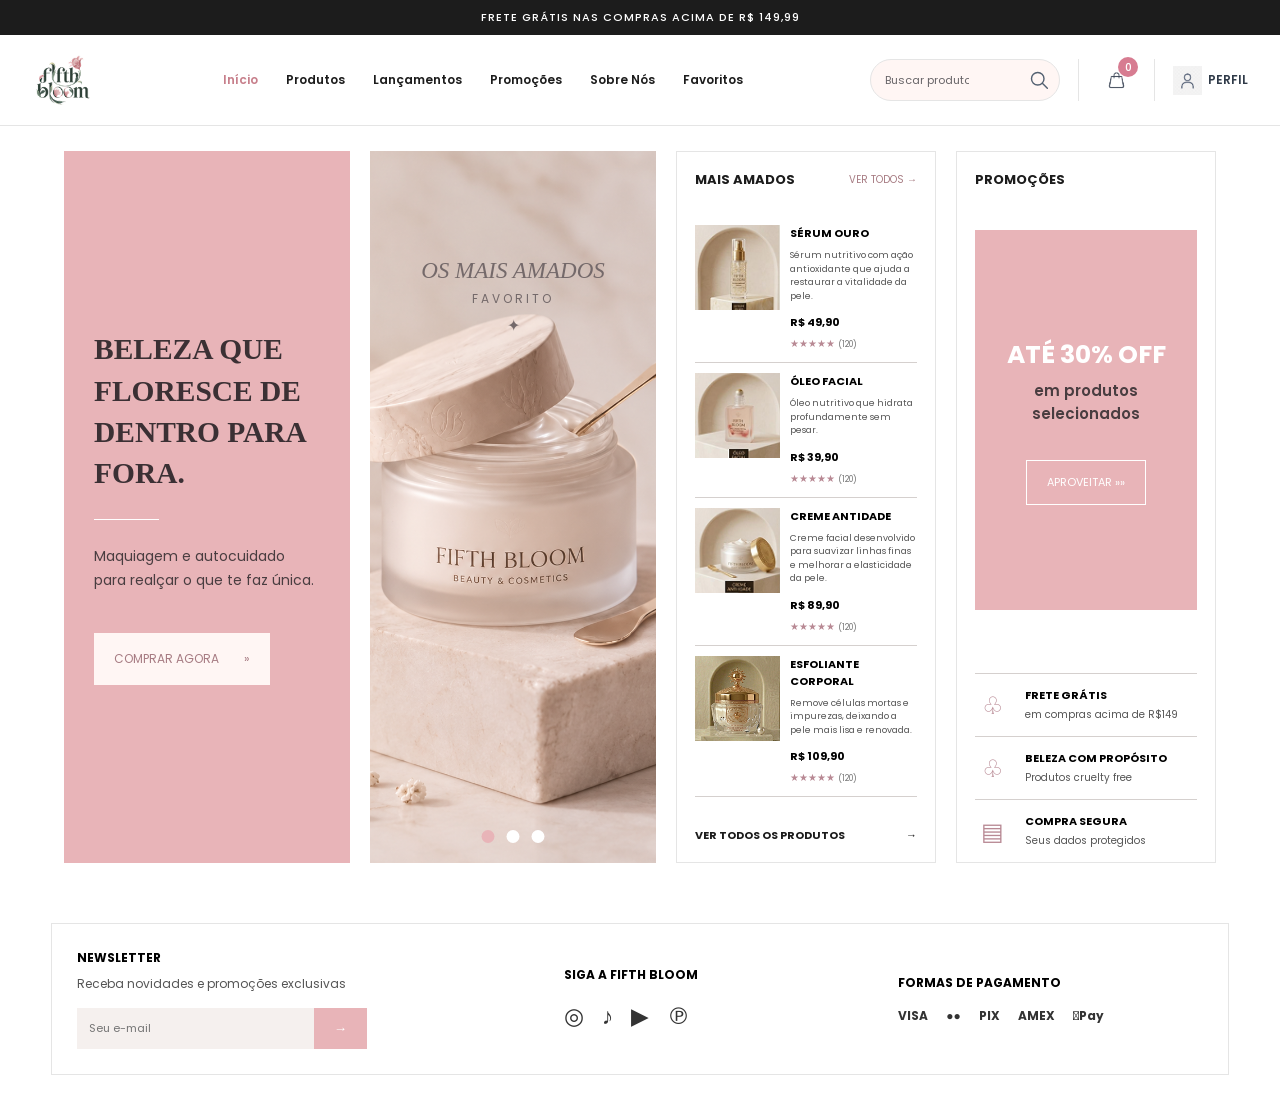
<file: index.html>
<!DOCTYPE html>
<html lang="pt-BR">
<head>
    <meta charset="UTF-8">
    <meta name="viewport" content="width=device-width, initial-scale=1.0">

    <title>FIFTH BLOOM</title>

    <!-- Fonte Poppins -->
    <link rel="preconnect" href="https://fonts.googleapis.com">
    <link rel="preconnect" href="https://fonts.gstatic.com" crossorigin>

    <link href="https://fonts.googleapis.com/css2?family=Poppins:wght@400;500;600;700&display=swap" rel="stylesheet">

    <!-- Arquivo CSS -->
    <link rel="stylesheet" href="style.css">
</head>

<body>

    <!-- CABEÇALHO COMPARTILHADO -->
    <div id="header-container"></div>


    <!-- CONTEÚDO PRINCIPAL DA PÁGINA INICIAL -->
    <main class="home-destaques">

        <!-- BANNER PRINCIPAL -->
        <section class="banner-principal">

            <div class="banner-conteudo">
                <h1>BELEZA QUE FLORESCE DE DENTRO PARA FORA.</h1>

                <span class="linha-decorativa"></span>

                <p>
                    Maquiagem e autocuidado para realçar
                    o que te faz única.
                </p>

                <a href="produtos.html" class="botao-banner">
                    COMPRAR AGORA <span>»</span>
                </a>
            </div>

        </section>


        <!-- PRODUTO EM DESTAQUE -->
        <section class="produto-destaque">

            <img src="./assets/OS MAIS AMADOS.png" alt="Produto Fifth Bloom">

            <div class="destaque-texto">
                <span>OS MAIS AMADOS</span>
                <p>FAVORITO</p>
                <span>✦</span>
            </div>

            <div class="carrossel-indicadores">
                <span class="ativo"></span>
                <span></span>
                <span></span>
            </div>

        </section>


        <!-- MAIS AMADOS -->
        <section class="mais-amados">

            <div class="titulo-secao">
                <h2>MAIS AMADOS</h2>
                <a href="produtos.html">VER TODOS →</a>
            </div>

            <div class="lista-produtos">

                <article class="produto-item">
                    <img src="./assets/SÉRUM OURO.png" alt="Sérum ouro">

                    <div class="produto-info">
                        <h3>SÉRUM OURO</h3>
                        <p>Sérum nutritivo com ação antioxidante que ajuda a restaurar a vitalidade da pele.</p>
                        <strong>R$ 49,90</strong>
                        <span class="estrelas">★★★★★ <small>(120)</small></span>
                    </div>
                </article>

                <article class="produto-item">
                    <img src="./assets/ÓLEO FACIAL.png" alt="Óleo facial">

                    <div class="produto-info">
                        <h3>ÓLEO FACIAL</h3>
                        <p>Óleo nutritivo que hidrata profundamente sem pesar.</p>
                        <strong>R$ 39,90</strong>
                        <span class="estrelas">★★★★★ <small>(120)</small></span>
                    </div>
                </article>

                <article class="produto-item">
                    <img src="./assets/CREME ANTIDADE.png" alt="Creme antidade">

                    <div class="produto-info">
                        <h3>CREME ANTIDADE</h3>
                        <p>Creme facial desenvolvido para suavizar linhas finas e melhorar a elasticidade da pele.</p>
                        <strong>R$ 89,90</strong>
                        <span class="estrelas">★★★★★ <small>(120)</small></span>
                    </div>
                </article>

                <article class="produto-item">
                    <img src="./assets/ESFOLIANTE CORPORAL.png" alt="Esfoliante corporal">

                    <div class="produto-info">
                        <h3>ESFOLIANTE CORPORAL</h3>
                        <p>Remove células mortas e impurezas, deixando a pele mais lisa e renovada.</p>
                        <strong>R$ 109,90</strong>
                        <span class="estrelas">★★★★★ <small>(120)</small></span>
                    </div>
                </article>

            </div>

            <a href="produtos.html" class="ver-produtos">
                VER TODOS OS PRODUTOS <span>→</span>
            </a>

        </section>


        <!-- PROMOÇÕES E BENEFÍCIOS -->
        <section class="coluna-promocoes">

            <div class="promocao">

                <h2>PROMOÇÕES</h2>

                <div class="promocao-banner">
                    <h3>ATÉ 30% OFF</h3>
                    <p>em produtos selecionados</p>
                    <a href="promocoes.html">APROVEITAR »»</a>
                </div>

            </div>

            <div class="beneficios">

                <div class="beneficio-item">
                    <span>♧</span>
                    <div>
                        <h3>FRETE GRÁTIS</h3>
                        <p>em compras acima de R$149</p>
                    </div>
                </div>

                <div class="beneficio-item">
                    <span>♧</span>
                    <div>
                        <h3>BELEZA COM PROPÓSITO</h3>
                        <p>Produtos cruelty free</p>
                    </div>
                </div>

                <div class="beneficio-item">
                    <span>▤</span>
                    <div>
                        <h3>COMPRA SEGURA</h3>
                        <p>Seus dados protegidos</p>
                    </div>
                </div>

            </div>

        </section>

    </main>


    <!-- RODAPÉ -->
    <footer class="rodape-home">

        <div class="newsletter">
            <h3>NEWSLETTER</h3>
            <p>Receba novidades e promoções exclusivas</p>

            <form>
                <input type="email" placeholder="Seu e-mail" required>
                <button type="submit">→</button>
            </form>
        </div>

        <div class="redes-sociais">
            <h3>SIGA A FIFTH BLOOM</h3>

            <div class="redes-icones">
                <a href="#" aria-label="Instagram">◎</a>
                <a href="#" aria-label="TikTok">♪</a>
                <a href="#" aria-label="YouTube">▶</a>
                <a href="#" aria-label="Pinterest">℗</a>
            </div>
        </div>

        <div class="pagamentos">
            <h3>FORMAS DE PAGAMENTO</h3>

            <div class="pagamento-icones">
                <span>VISA</span>
                <span>●●</span>
                <span>PIX</span>
                <span>AMEX</span>
                <span>Pay</span>
            </div>
        </div>

    </footer>


    <!-- ARQUIVOS JAVASCRIPT -->
    <script src="./js/include-header.js"></script>
    <script src="./js/script.js"></script>

</body>
</html>
</file>
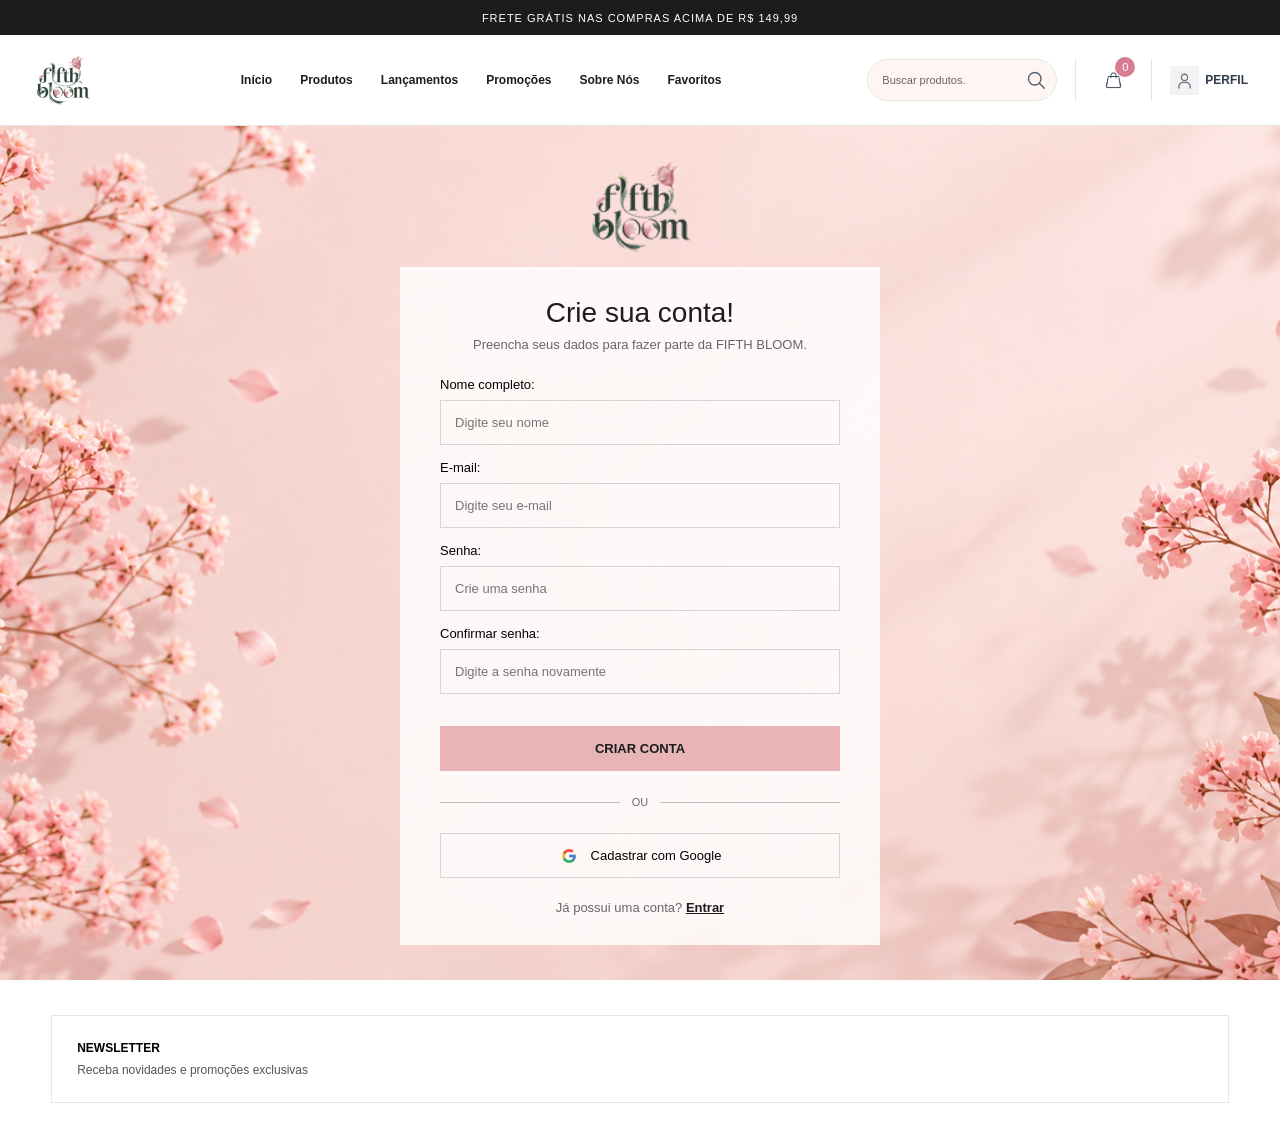
<file: cadastro.html>
<!DOCTYPE html>
<html lang="pt-BR">

<head>
    <meta charset="UTF-8">
    <meta name="viewport" content="width=device-width, initial-scale=1.0">

    <title>Criar conta | FIFTH BLOOM</title>

    <link rel="stylesheet" href="style.css">
    <link rel="stylesheet" href="login.css">
</head>

<body>

    <div id="header-container"></div>

    <main class="area-login">

        <div class="conteudo-login">

            <img
                src="assets/logo_Fifth_Blom.png"
                alt="Fifth Bloom"
                class="logo-painel"
            >

            <section class="painel-login">

                <h1>Crie sua conta!</h1>

                <p>Preencha seus dados para fazer parte da FIFTH BLOOM.</p>

                <form id="form-cadastro">

                    <label for="nome">Nome completo:</label>

                    <input
                        type="text"
                        id="nome"
                        placeholder="Digite seu nome"
                        autocomplete="name"
                        required
                    >

                    <label for="email">E-mail:</label>

                    <input
                        type="email"
                        id="email"
                        placeholder="Digite seu e-mail"
                        autocomplete="email"
                        required
                    >

                    <label for="senha">Senha:</label>

                    <input
                        type="password"
                        id="senha"
                        placeholder="Crie uma senha"
                        minlength="6"
                        autocomplete="new-password"
                        required
                    >

                    <label for="confirmar-senha">Confirmar senha:</label>

                    <input
                        type="password"
                        id="confirmar-senha"
                        placeholder="Digite a senha novamente"
                        minlength="6"
                        autocomplete="new-password"
                        required
                    >

                    <p id="mensagem-cadastro" role="alert"></p>

                    <button type="submit" class="continuar">
                        CRIAR CONTA
                    </button>

                </form>

                <div class="divisor">
                    <span></span>
                    <p>OU</p>
                    <span></span>
                </div>

                <button
                    type="button"
                    class="google"
                    id="cadastro-google"
                >
                    <img src="./assets/LOGO_GOOGLE.png" alt="Google">
                    Cadastrar com Google
                </button>

                <p class="criar-conta">
                    Já possui uma conta?
                    <a href="login.html">Entrar</a>
                </p>

            </section>

        </div>

    </main>

    <footer class="rodape-home">
        <div class="newsletter">
            <h3>NEWSLETTER</h3>
            <p>Receba novidades e promoções exclusivas</p>
        </div>
    </footer>

    <script src="./js/include-header.js"></script>
    <script src="./js/script.js"></script>
    <script type="module" src="./js/cadastro.js"></script>

</body>
</html>
</file>
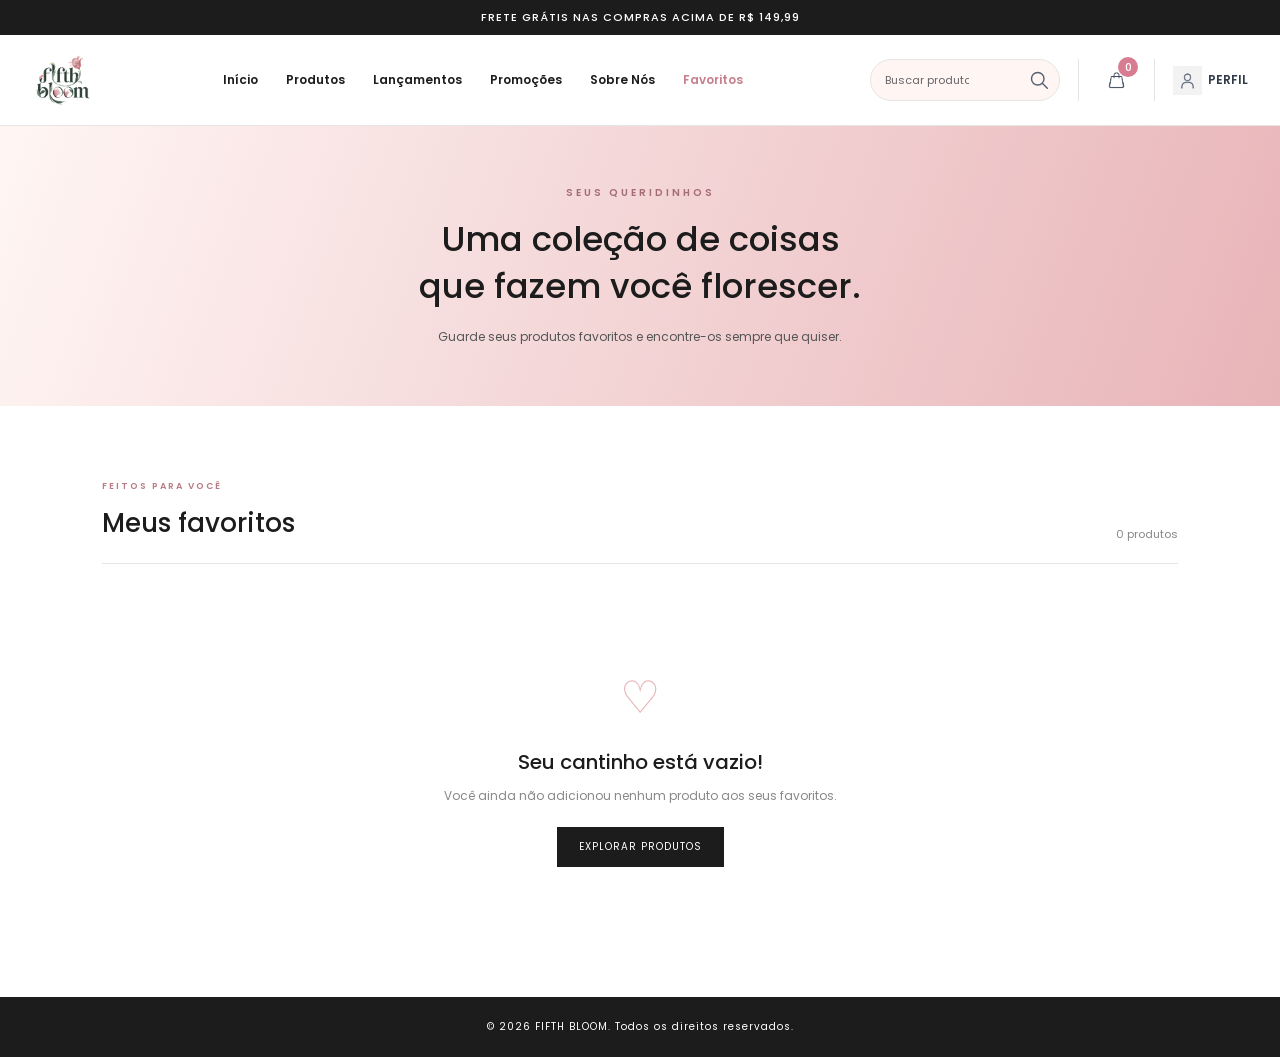
<file: favoritos.html>
<!DOCTYPE html>
<html lang="pt-BR">

<head>
    <meta charset="UTF-8">
    <meta name="viewport" content="width=device-width, initial-scale=1.0">

    <title>Meus Favoritos | FIFTH BLOOM</title>

    <link rel="preconnect" href="https://fonts.googleapis.com">
    <link rel="preconnect" href="https://fonts.gstatic.com" crossorigin>
    <link href="https://fonts.googleapis.com/css2?family=Poppins:wght@300;400;500;600;700&display=swap" rel="stylesheet">

    <link rel="stylesheet" href="style.css">
    <link rel="stylesheet" href="favoritos.css">
</head>

<body>

    <!-- CABEÇALHO COMPARTILHADO -->
    <div id="header-container"></div>

    <main>

        <!-- BANNER -->
        <section class="banner-favoritos">
            <span>SEUS QUERIDINHOS</span>
            <h1>Uma coleção de coisas<br>que fazem você florescer.</h1>
            <p>Guarde seus produtos favoritos e encontre-os sempre que quiser.</p>
        </section>

        <!-- PRODUTOS FAVORITOS -->
        <section class="secao-favoritos">

            <div class="titulo-favoritos">
                <div>
                    <span>FEITOS PARA VOCÊ</span>
                    <h2>Meus favoritos</h2>
                </div>

                <p id="quantidade-favoritos">0 produtos</p>
            </div>

            <div id="grade-favoritos" class="grade-favoritos"></div>

        </section>

    </main>

    <!-- RODAPÉ -->
    <footer class="rodape-favoritos">
        <p>© 2026 FIFTH BLOOM. Todos os direitos reservados.</p>
    </footer>

    <script src="./js/include-header.js"></script>
    <script src="./js/favoritos.js"></script>

</body>
</html>
</file>
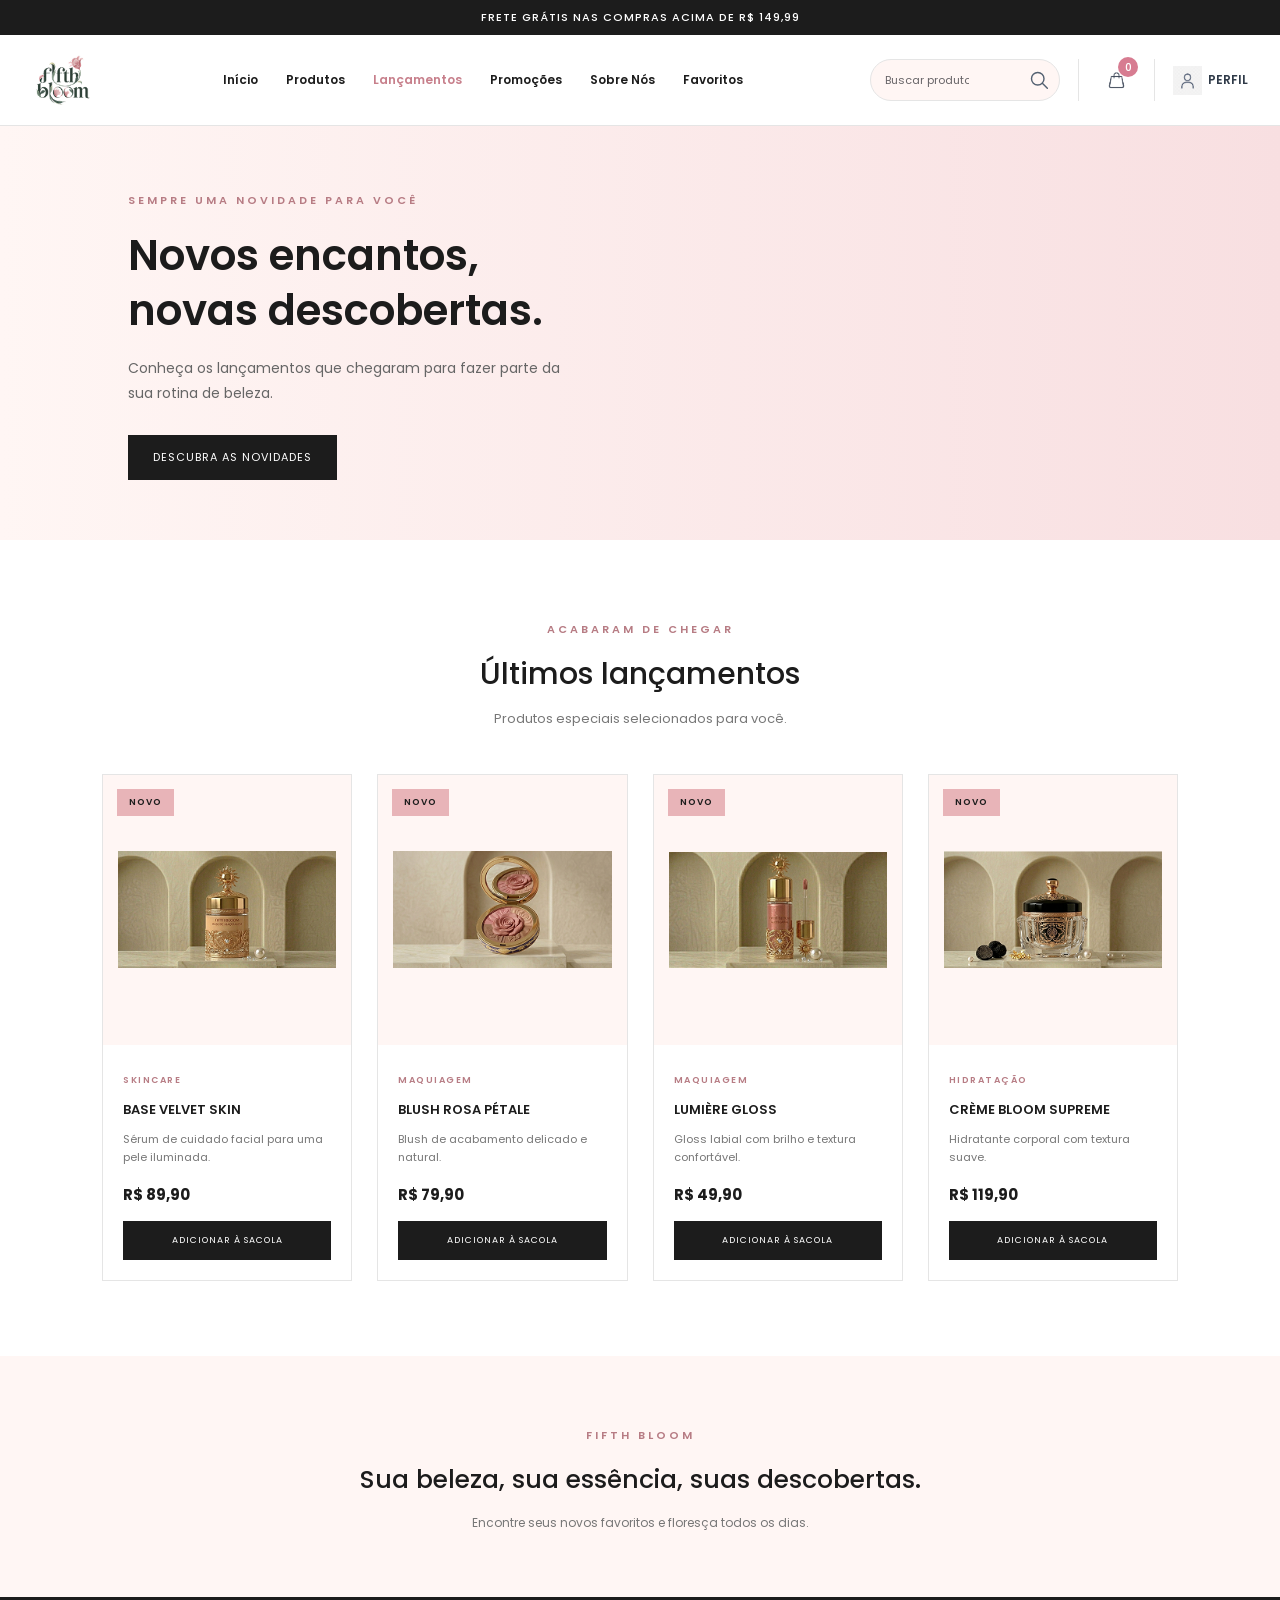
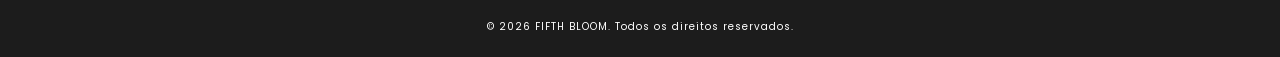
<file: lancamentos.html>
<!DOCTYPE html>
<html lang="pt-BR">

<head>
    <meta charset="UTF-8">
    <meta name="viewport" content="width=device-width, initial-scale=1.0">

    <title>Lançamentos | FIFTH BLOOM</title>

    <link rel="preconnect" href="https://fonts.googleapis.com">
    <link rel="preconnect" href="https://fonts.gstatic.com" crossorigin>
    <link href="https://fonts.googleapis.com/css2?family=Poppins:wght@300;400;500;600;700&display=swap" rel="stylesheet">

    <link rel="stylesheet" href="style.css">
    <link rel="stylesheet" href="lancamentos.css">
</head>

<body>

    <!-- CABEÇALHO COMPARTILHADO -->
    <div id="header-container"></div>

    <main>

        <!-- BANNER -->
        <section class="banner-lancamentos">
            <div class="conteudo-banner">
                <span>SEMPRE UMA NOVIDADE PARA VOCÊ</span>
                <h1>Novos encantos,<br>novas descobertas.</h1>
                <p>Conheça os lançamentos que chegaram para fazer parte da sua rotina de beleza.</p>
                <a href="#novidades" class="botao-banner">DESCUBRA AS NOVIDADES</a>
            </div>
        </section>

        <!-- TÍTULO -->
        <section class="secao-lancamentos" id="novidades">

            <div class="titulo-lancamentos">
                <span>ACABARAM DE CHEGAR</span>
                <h2>Últimos lançamentos</h2>
                <p>Produtos especiais selecionados para você.</p>
            </div>

            <!-- PRODUTOS -->
            <div class="grade-lancamentos">

                <article class="card-lancamento">
                    <div class="imagem-lancamento">
                        <span class="selo-novo">NOVO</span>
                        <img src="assets/BASE VELVET SKIN.png" alt="Base Velvet Skin">
                    </div>

                    <div class="informacoes-lancamento">
                        <span class="categoria-lancamento">SKINCARE</span>
                        <h3>BASE VELVET SKIN</h3>
                        <p>Sérum de cuidado facial para uma pele iluminada.</p>
                        <strong>R$ 89,90</strong>
                        <button onclick="adicionarSacola('BASE VELVET SKIN', 89.90)">
                            ADICIONAR À SACOLA
                        </button>
                    </div>
                </article>

                <article class="card-lancamento">
                    <div class="imagem-lancamento">
                        <span class="selo-novo">NOVO</span>
                        <img src="assets/BLUSH ROSA PÉTALE.png" alt="Blush Rosa Pétale">
                    </div>

                    <div class="informacoes-lancamento">
                        <span class="categoria-lancamento">MAQUIAGEM</span>
                        <h3>BLUSH ROSA PÉTALE</h3>
                        <p>Blush de acabamento delicado e natural.</p>
                        <strong>R$ 79,90</strong>
                        <button onclick="adicionarSacola('BLUSH ROSA PÉTALE', 79.90)">
                            ADICIONAR À SACOLA
                        </button>
                    </div>
                </article>

                <article class="card-lancamento">
                    <div class="imagem-lancamento">
                        <span class="selo-novo">NOVO</span>
                        <img src="assets/LUMIÈRE GLOSS.png" alt="Lumière Gloss">
                    </div>

                    <div class="informacoes-lancamento">
                        <span class="categoria-lancamento">MAQUIAGEM</span>
                        <h3>LUMIÈRE GLOSS</h3>
                        <p>Gloss labial com brilho e textura confortável.</p>
                        <strong>R$ 49,90</strong>
                        <button onclick="adicionarSacola('LUMIÈRE GLOSS', 49.90)">
                            ADICIONAR À SACOLA
                        </button>
                    </div>
                </article>

                <article class="card-lancamento">
                    <div class="imagem-lancamento">
                        <span class="selo-novo">NOVO</span>
                        <img src="assets/CRÈME BLOOM SUPREME.png" alt="Crème Bloom Supreme">
                    </div>

                    <div class="informacoes-lancamento">
                        <span class="categoria-lancamento">HIDRATAÇÃO</span>
                        <h3>CRÈME BLOOM SUPREME</h3>
                        <p>Hidratante corporal com textura suave.</p>
                        <strong>R$ 119,90</strong>
                        <button onclick="adicionarSacola('CRÈME BLOOM SUPREME', 119.90)">
                            ADICIONAR À SACOLA
                        </button>
                    </div>
                </article>

            </div>
        </section>

        <!-- FRASE FINAL -->
        <section class="frase-lancamentos">
            <span>FIFTH BLOOM</span>
            <h2>Sua beleza, sua essência, suas descobertas.</h2>
            <p>Encontre seus novos favoritos e floresça todos os dias.</p>
        </section>

    </main>

    <!-- RODAPÉ -->
    <footer class="rodape-lancamentos">
        <p>© 2026 FIFTH BLOOM. Todos os direitos reservados.</p>
    </footer>

    <!-- SCRIPTS DA SACOLA E DO CABEÇALHO -->
    <script src="./js/produtos.js"></script>
    <script src="./js/sacola.js"></script>
    <script src="./js/include-header.js"></script>

</body>
</html>
</file>
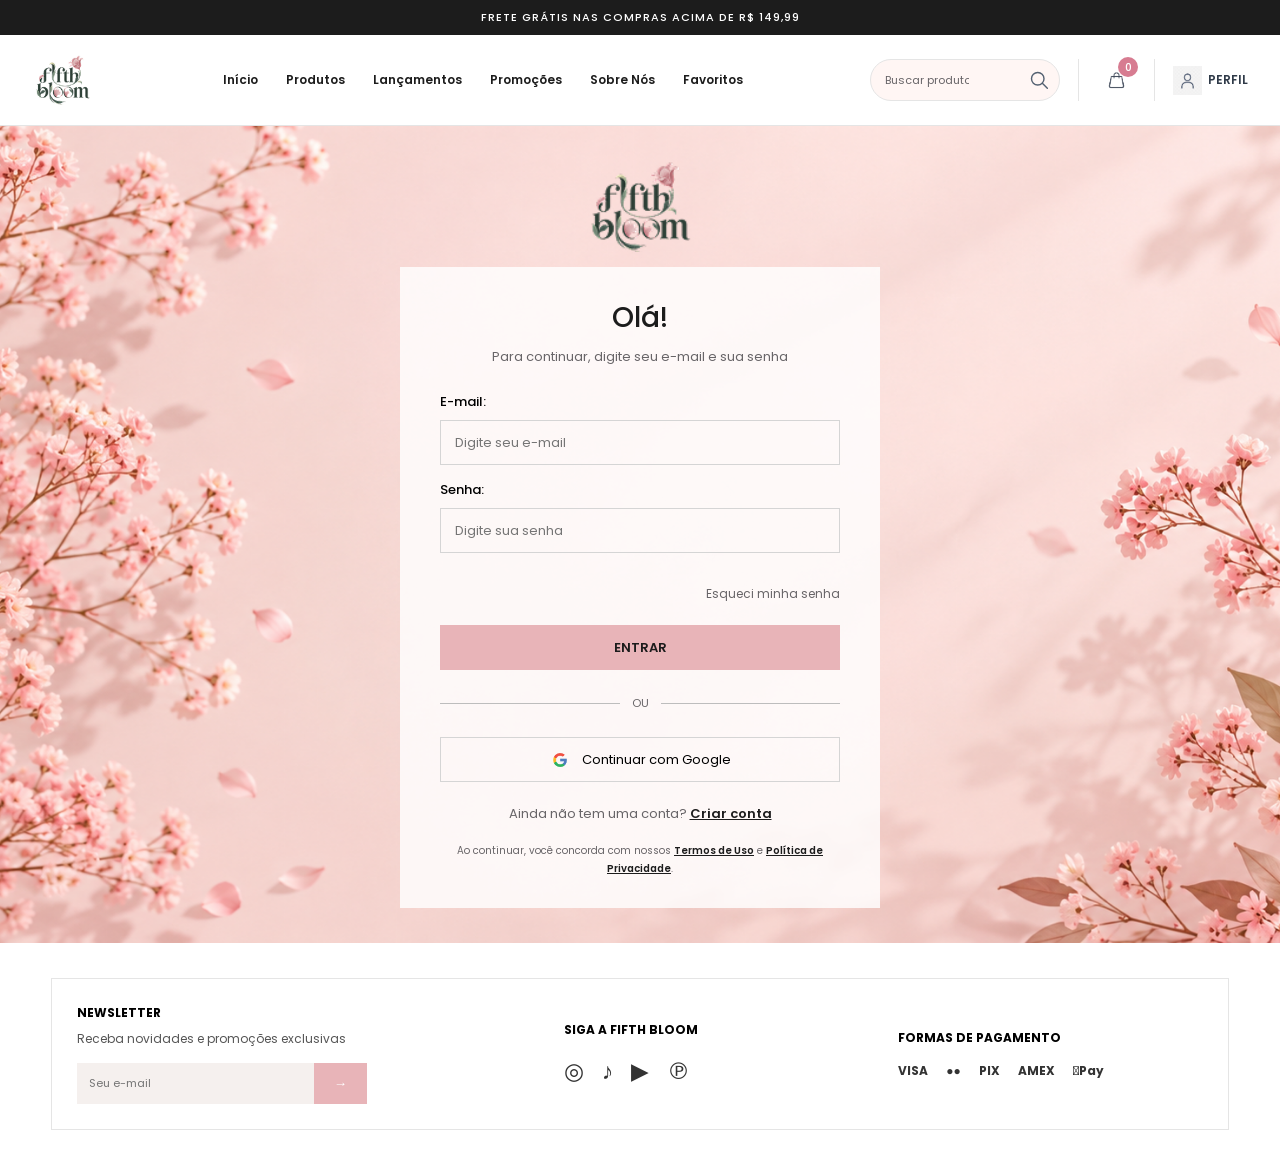
<file: login.html>
<!DOCTYPE html>
<html lang="pt-BR">

<head>
    <meta charset="UTF-8">
    <meta name="viewport" content="width=device-width, initial-scale=1.0">

    <title>Login | FIFTH BLOOM</title>

    <link rel="preconnect" href="https://fonts.googleapis.com">
    <link rel="preconnect" href="https://fonts.gstatic.com" crossorigin>

    <link href="https://fonts.googleapis.com/css2?family=Poppins:wght@400;500;600;700&display=swap" rel="stylesheet">

    <link rel="stylesheet" href="style.css">
    <link rel="stylesheet" href="login.css">
</head>

<body>

    <!-- CABEÇALHO COMPARTILHADO -->
    <div id="header-container"></div>

    <!-- ÁREA DE LOGIN -->
    <main class="area-login">

        <div class="conteudo-login">

            <!-- LOGO ACIMA DO PAINEL -->
            <img
                src="assets/logo_Fifth_Blom.png"
                alt="Fifth Bloom"
                class="logo-painel"
            >

            <!-- PAINEL DE LOGIN -->
            <section class="painel-login">

                <h1>Olá!</h1>

                <p>Para continuar, digite seu e-mail e sua senha</p>

                <form id="form-login">

                    <label for="email">E-mail:</label>

                    <input
                        type="email"
                        id="email"
                        placeholder="Digite seu e-mail"
                        autocomplete="email"
                        required
                    >

                    <label for="senha">Senha:</label>

                    <input
                        type="password"
                        id="senha"
                        placeholder="Digite sua senha"
                        autocomplete="current-password"
                        required
                    >

                    <p id="mensagem-login" aria-live="polite"></p>

                    <a href="recuperar-senha.html" class="recuperar">
                        Esqueci minha senha
                    </a>

                    <button type="submit" class="continuar">
                        ENTRAR
                    </button>

                </form>

                <!-- DIVISOR -->
                <div class="divisor">
                    <span></span>
                    <p>OU</p>
                    <span></span>
                </div>

                <!-- GOOGLE -->
                <button
                    type="button"
                    class="google"
                    id="login-google"
                >

                    <img src="./assets/LOGO_GOOGLE.png" alt="Google">

                    Continuar com Google

                </button>

                <!-- CRIAR CONTA -->
                <p class="criar-conta">
                    Ainda não tem uma conta?
                    <a href="cadastro.html">Criar conta</a>
                </p>

                <!-- TERMOS -->
                <p class="termos">
                    Ao continuar, você concorda com nossos
                    <a href="termos.html">Termos de Uso</a>
                    e
                    <a href="privacidade.html">Política de Privacidade</a>.
                </p>

            </section>

        </div>

    </main>

    <!-- RODAPÉ -->
    <footer class="rodape-home">

        <div class="newsletter">

            <h3>NEWSLETTER</h3>

            <p>Receba novidades e promoções exclusivas</p>

            <form>
                <input type="email" placeholder="Seu e-mail" required>
                <button type="submit">→</button>
            </form>

        </div>

        <div class="redes-sociais">

            <h3>SIGA A FIFTH BLOOM</h3>

            <div class="redes-icones">
                <a href="#" aria-label="Instagram">◎</a>
                <a href="#" aria-label="TikTok">♪</a>
                <a href="#" aria-label="YouTube">▶</a>
                <a href="#" aria-label="Pinterest">℗</a>
            </div>

        </div>

        <div class="pagamentos">

            <h3>FORMAS DE PAGAMENTO</h3>

            <div class="pagamento-icones">
                <span>VISA</span>
                <span>●●</span>
                <span>PIX</span>
                <span>AMEX</span>
                <span>Pay</span>
            </div>

        </div>

    </footer>

    <!-- SCRIPTS -->
    <script src="./js/include-header.js"></script>
    <script src="./js/script.js"></script>
    <script type="module" src="./js/login.js"></script>

</body>
</html>
</file>
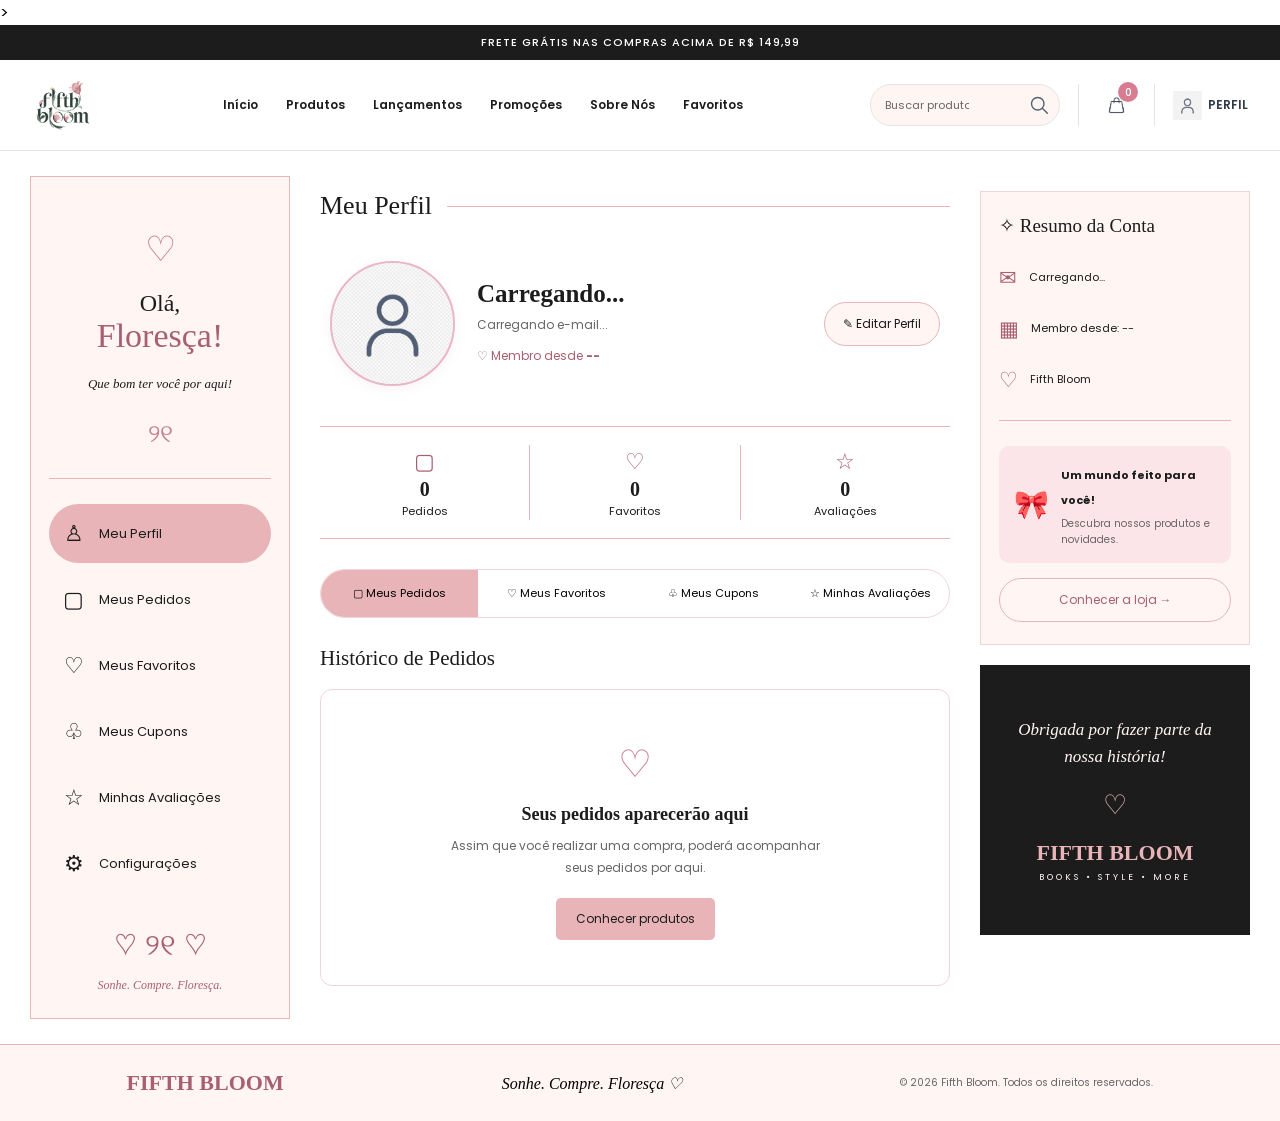
<file: perfil.html>
<!DOCTYPE html>
<html lang="pt-BR">
<head>
    <meta charset="UTF-8">
    <meta name="viewport" content="width=device-width, initial-scale=1.0">

    <title>Meu Perfil | Fifth Bloom</title>

    <link rel="stylesheet" href="style.css">>
    <link rel="stylesheet" href="perfil.css">

    <link rel="preconnect" href="https://fonts.googleapis.com">
    <link rel="preconnect" href="https://fonts.gstatic.com" crossorigin>
    <link href="https://fonts.googleapis.com/css2?family=Poppins:wght@300;400;500;600;700&display=swap" rel="stylesheet">
</head>

<body>

    <!-- CABEÇALHO -->
    <div id="header-container"></div>

    <main class="perfil-page">

        <!-- MENU LATERAL -->
        <aside class="perfil-sidebar">

            <div class="sidebar-boas-vindas">
                <span class="sidebar-laco">♡</span>
                <p>Olá,</p>
                <h1 id="boas-vindas">Floresça!</h1>
                <span class="sidebar-frase">
                    Que bom ter você por aqui!
                </span>
                <div class="sidebar-divisor">୨୧</div>
            </div>

            <nav class="perfil-menu">

                <button class="menu-perfil ativo" data-aba="dados">
                    <span>♙</span> Meu Perfil
                </button>

                <button class="menu-perfil" data-aba="pedidos">
                    <span>▢</span> Meus Pedidos
                </button>

                <button class="menu-perfil" data-aba="favoritos">
                    <span>♡</span> Meus Favoritos
                </button>

                <button class="menu-perfil" data-aba="cupons">
                    <span>♧</span> Meus Cupons
                </button>

                <button class="menu-perfil" data-aba="avaliacoes">
                    <span>☆</span> Minhas Avaliações
                </button>

                <button class="menu-perfil" data-aba="configuracoes">
                    <span>⚙</span> Configurações
                </button>

            </nav>

            <div class="sidebar-final">
                <span>♡ ୨୧ ♡</span>
                <p>Sonhe. Compre. Floresça.</p>
            </div>

        </aside>


        <!-- CONTEÚDO PRINCIPAL -->
        <section class="perfil-conteudo">

            <div class="perfil-titulo">
                <h2>Meu Perfil</h2>
                <span></span>
            </div>


            <!-- DADOS DO USUÁRIO -->
            <section class="perfil-identificacao">

                <div class="perfil-foto-container">
                    <img
                        src="./assets/Ícone de perfil minimalista azul-acinzentado.png"
                        alt="Foto do perfil"
                        id="foto-perfil"
                    >
                </div>

                <div class="perfil-identificacao-info">

                    <h2 id="nome-usuario">Carregando...</h2>

                    <p id="email-usuario">Carregando e-mail...</p>

                    <span class="membro-desde">
                        ♡ Membro desde
                        <strong id="data-cadastro">--</strong>
                    </span>

                </div>

                <button class="btn-editar" id="btn-editar">
                    ✎ Editar Perfil
                </button>

            </section>


            <!-- FORMULÁRIO DE EDIÇÃO -->
            <form id="form-editar-perfil" class="form-editar" hidden>

                <h3>Editar informações</h3>

                <label for="novo-nome">Nome de exibição</label>

                <input
                    type="text"
                    id="novo-nome"
                    maxlength="60"
                    placeholder="Digite seu nome"
                    required
                >

                <div class="editar-acoes">
                    <button type="button" id="cancelar-edicao">
                        Cancelar
                    </button>

                    <button type="submit" id="salvar-perfil">
                        Salvar alterações
                    </button>
                </div>

                <p id="mensagem-edicao"></p>

            </form>


            <!-- ESTATÍSTICAS -->
            <div class="perfil-estatisticas">

                <div class="estatistica">
                    <span>▢</span>
                    <strong id="total-pedidos">0</strong>
                    <p>Pedidos</p>
                </div>

                <div class="estatistica">
                    <span>♡</span>
                    <strong id="total-favoritos">0</strong>
                    <p>Favoritos</p>
                </div>

                <div class="estatistica">
                    <span>☆</span>
                    <strong id="total-avaliacoes">0</strong>
                    <p>Avaliações</p>
                </div>

            </div>


            <!-- ABAS -->
            <nav class="perfil-abas">

                <button class="aba-perfil ativa" data-aba="pedidos">
                    ▢ Meus Pedidos
                </button>

                <button class="aba-perfil" data-aba="favoritos">
                    ♡ Meus Favoritos
                </button>

                <button class="aba-perfil" data-aba="cupons">
                    ♧ Meus Cupons
                </button>

                <button class="aba-perfil" data-aba="avaliacoes">
                    ☆ Minhas Avaliações
                </button>

            </nav>


            <!-- ÁREA DAS ABAS -->
            <section class="perfil-painel">

                <div class="painel-conteudo" id="painel-conteudo">

                    <div class="painel-titulo">
                        <h3>Histórico de Pedidos</h3>
                    </div>

                    <div class="estado-vazio">
                        <span>♡</span>
                        <h4>Seus pedidos aparecerão aqui</h4>
                        <p>
                            Assim que você realizar uma compra,
                            poderá acompanhar seus pedidos por aqui.
                        </p>
                        <a href="produtos.html">Conhecer produtos</a>
                    </div>

                </div>

            </section>

        </section>


        <!-- RESUMO DA CONTA -->
        <aside class="perfil-resumo">

            <div class="resumo-card">

                <h3>✧ Resumo da Conta</h3>

                <div class="resumo-item">
                    <span>✉</span>
                    <p id="resumo-email">Carregando...</p>
                </div>

                <div class="resumo-item">
                    <span>▦</span>
                    <p id="resumo-data">Membro desde: --</p>
                </div>

                <div class="resumo-item">
                    <span>♡</span>
                    <p>Fifth Bloom</p>
                </div>

                <div class="resumo-divisor"></div>

                <div class="resumo-mensagem">
                    <span>🎀</span>
                    <div>
                        <strong>Um mundo feito para você!</strong>
                        <p>Descubra nossos produtos e novidades.</p>
                    </div>
                </div>

                <a href="produtos.html" class="btn-conhecer">
                    Conhecer a loja →
                </a>

            </div>

            <div class="perfil-banner">
                <p>Obrigada por fazer parte da nossa história!</p>
                <span>♡</span>
                <strong>FIFTH BLOOM</strong>
                <small>BOOKS • STYLE • MORE</small>
            </div>

        </aside>

    </main>


    <!-- RODAPÉ -->
    <footer class="perfil-rodape">
        <strong>FIFTH BLOOM</strong>
        <span>Sonhe. Compre. Floresça ♡</span>
        <p>© 2026 Fifth Bloom. Todos os direitos reservados.</p>
    </footer>


    <!-- SCRIPTS -->
    <script type="module" src="js/include-header.js"></script>
    <script type="module" src="js/perfil.js"></script>

</body>
</html>
</file>
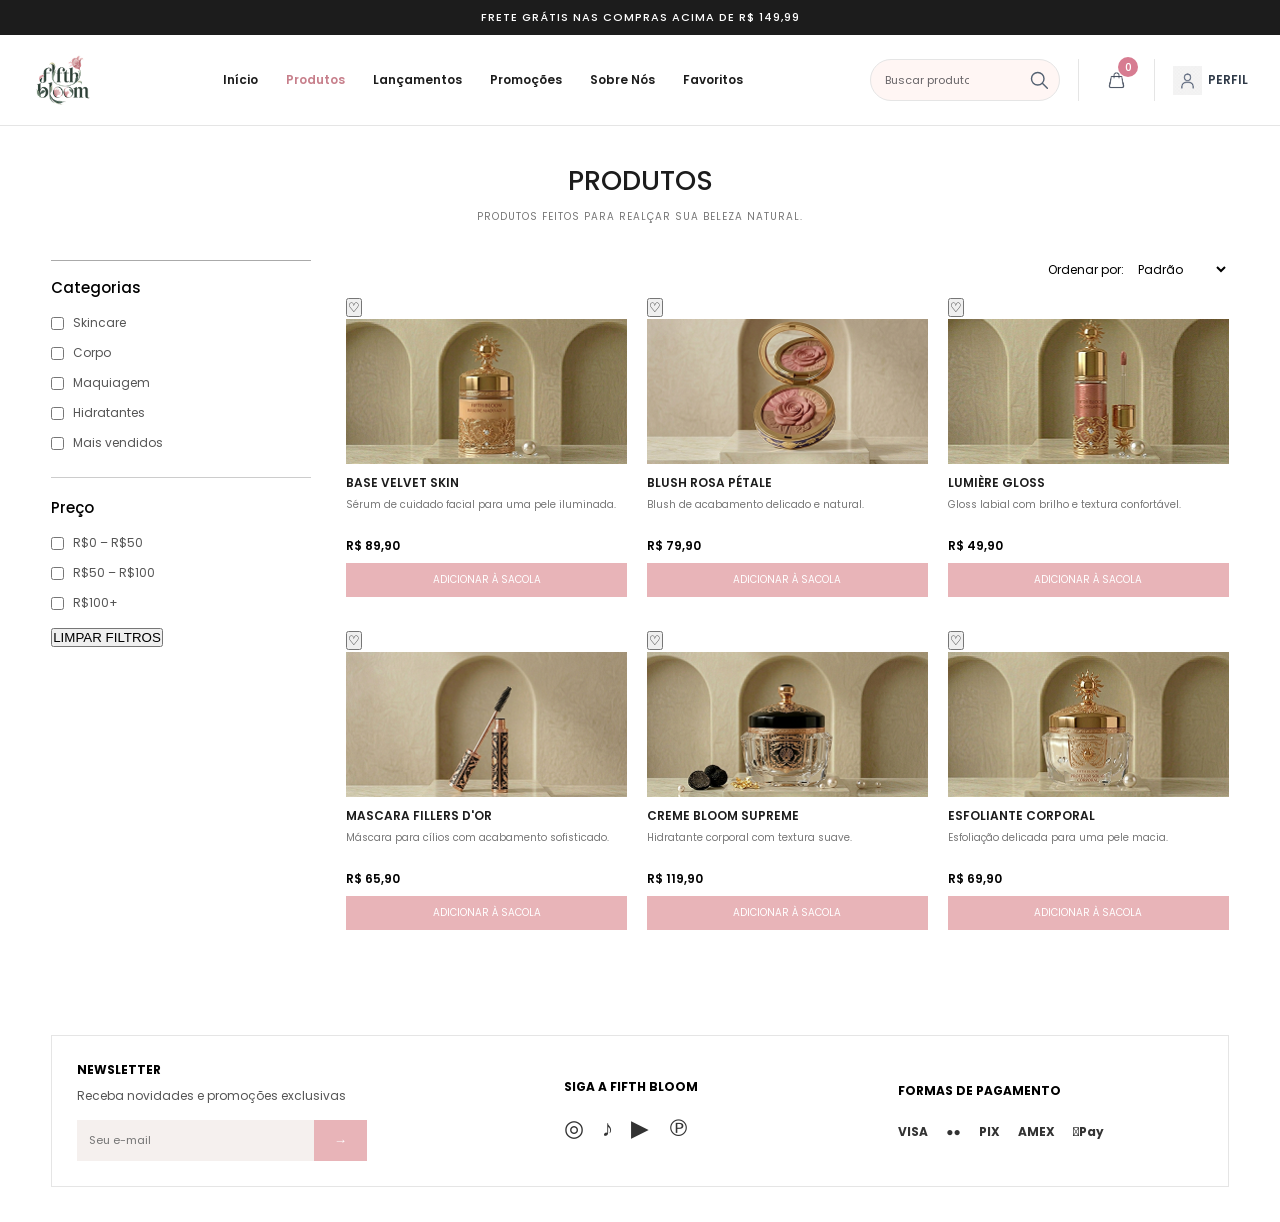
<file: produtos.html>
<!DOCTYPE html>
<html lang="pt-BR">

<head>
    <meta charset="UTF-8">
    <meta name="viewport" content="width=device-width, initial-scale=1.0">

    <title>Produtos | FIFTH BLOOM</title>

    <!-- FONTES -->
    <link rel="preconnect" href="https://fonts.googleapis.com">
    <link rel="preconnect" href="https://fonts.gstatic.com" crossorigin>

    <link href="https://fonts.googleapis.com/css2?family=Poppins:wght@300;400;500;600;700&display=swap" rel="stylesheet">

    <!-- CSS -->
    <link rel="stylesheet" href="style.css">
    <link rel="stylesheet" href="produtos.css">
</head>

<body>

    <!-- CABEÇALHO COMPARTILHADO -->
    <div id="header-container"></div>

    <!-- CONTEÚDO DA PÁGINA -->
    <main class="pagina-produtos">

        <section class="titulo-produtos">

            <h1>PRODUTOS</h1>

            <p>
                PRODUTOS FEITOS PARA REALÇAR SUA BELEZA NATURAL.
            </p>

        </section>

        <div class="conteudo-produtos">

            <!-- FILTROS LATERAIS -->
            <aside class="filtros">

                <h3>Categorias</h3>

                <label>
                    <input type="checkbox" name="categoria" value="skincare">
                    Skincare
                </label>

                <label>
                    <input type="checkbox" name="categoria" value="corpo">
                    Corpo
                </label>

                <label>
                    <input type="checkbox" name="categoria" value="maquiagem">
                    Maquiagem
                </label>

                <label>
                    <input type="checkbox" name="categoria" value="hidratantes">
                    Hidratantes
                </label>

                <label>
                    <input type="checkbox" name="categoria" value="mais-vendidos">
                    Mais vendidos
                </label>

                <hr>

                <h3>Preço</h3>

                <label>
                    <input type="checkbox" name="preco" value="0-50">
                    R$0 – R$50
                </label>

                <label>
                    <input type="checkbox" name="preco" value="50-100">
                    R$50 – R$100
                </label>

                <label>
                    <input type="checkbox" name="preco" value="100">
                    R$100+
                </label>

                <button class="limpar-filtros" type="button"
                    onclick="limparFiltros()">
                    LIMPAR FILTROS
                </button>

            </aside>

            <!-- CATÁLOGO DE PRODUTOS -->
            <section class="catalogo">

                <div class="ordenacao">

                    <label for="ordenar">Ordenar por:</label>

                    <select id="ordenar">
                        <option value="padrao">Padrão</option>
                        <option value="menor">Menor preço</option>
                        <option value="maior">Maior preço</option>
                        <option value="nome">Nome</option>
                    </select>

                </div>

                <div class="grade-produtos" id="gradeProdutos">

                    <!-- Produtos inseridos pelo JavaScript -->

                </div>

            </section>

        </div>

    </main>

    <!-- RODAPÉ -->
    <footer class="rodape-home">

        <div class="newsletter">
            <h3>NEWSLETTER</h3>
            <p>Receba novidades e promoções exclusivas</p>

            <form>
                <input type="email" placeholder="Seu e-mail" required>
                <button type="submit">→</button>
            </form>
        </div>

        <div class="redes-sociais">
            <h3>SIGA A FIFTH BLOOM</h3>

            <div class="redes-icones">
                <a href="#" aria-label="Instagram">◎</a>
                <a href="#" aria-label="TikTok">♪</a>
                <a href="#" aria-label="YouTube">▶</a>
                <a href="#" aria-label="Pinterest">℗</a>
            </div>
        </div>

        <div class="pagamentos">
            <h3>FORMAS DE PAGAMENTO</h3>

            <div class="pagamento-icones">
                <span>VISA</span>
                <span>●●</span>
                <span>PIX</span>
                <span>AMEX</span>
                <span>Pay</span>
            </div>
        </div>

    </footer>

    <!-- JAVASCRIPT -->
    <script src="./js/include-header.js"></script>
    <script src="./js/script.js"></script>
    <script src="./js/produtos.js"></script>
    <script src="./js/sacola.js"></script>

</body>
</html>
</file>
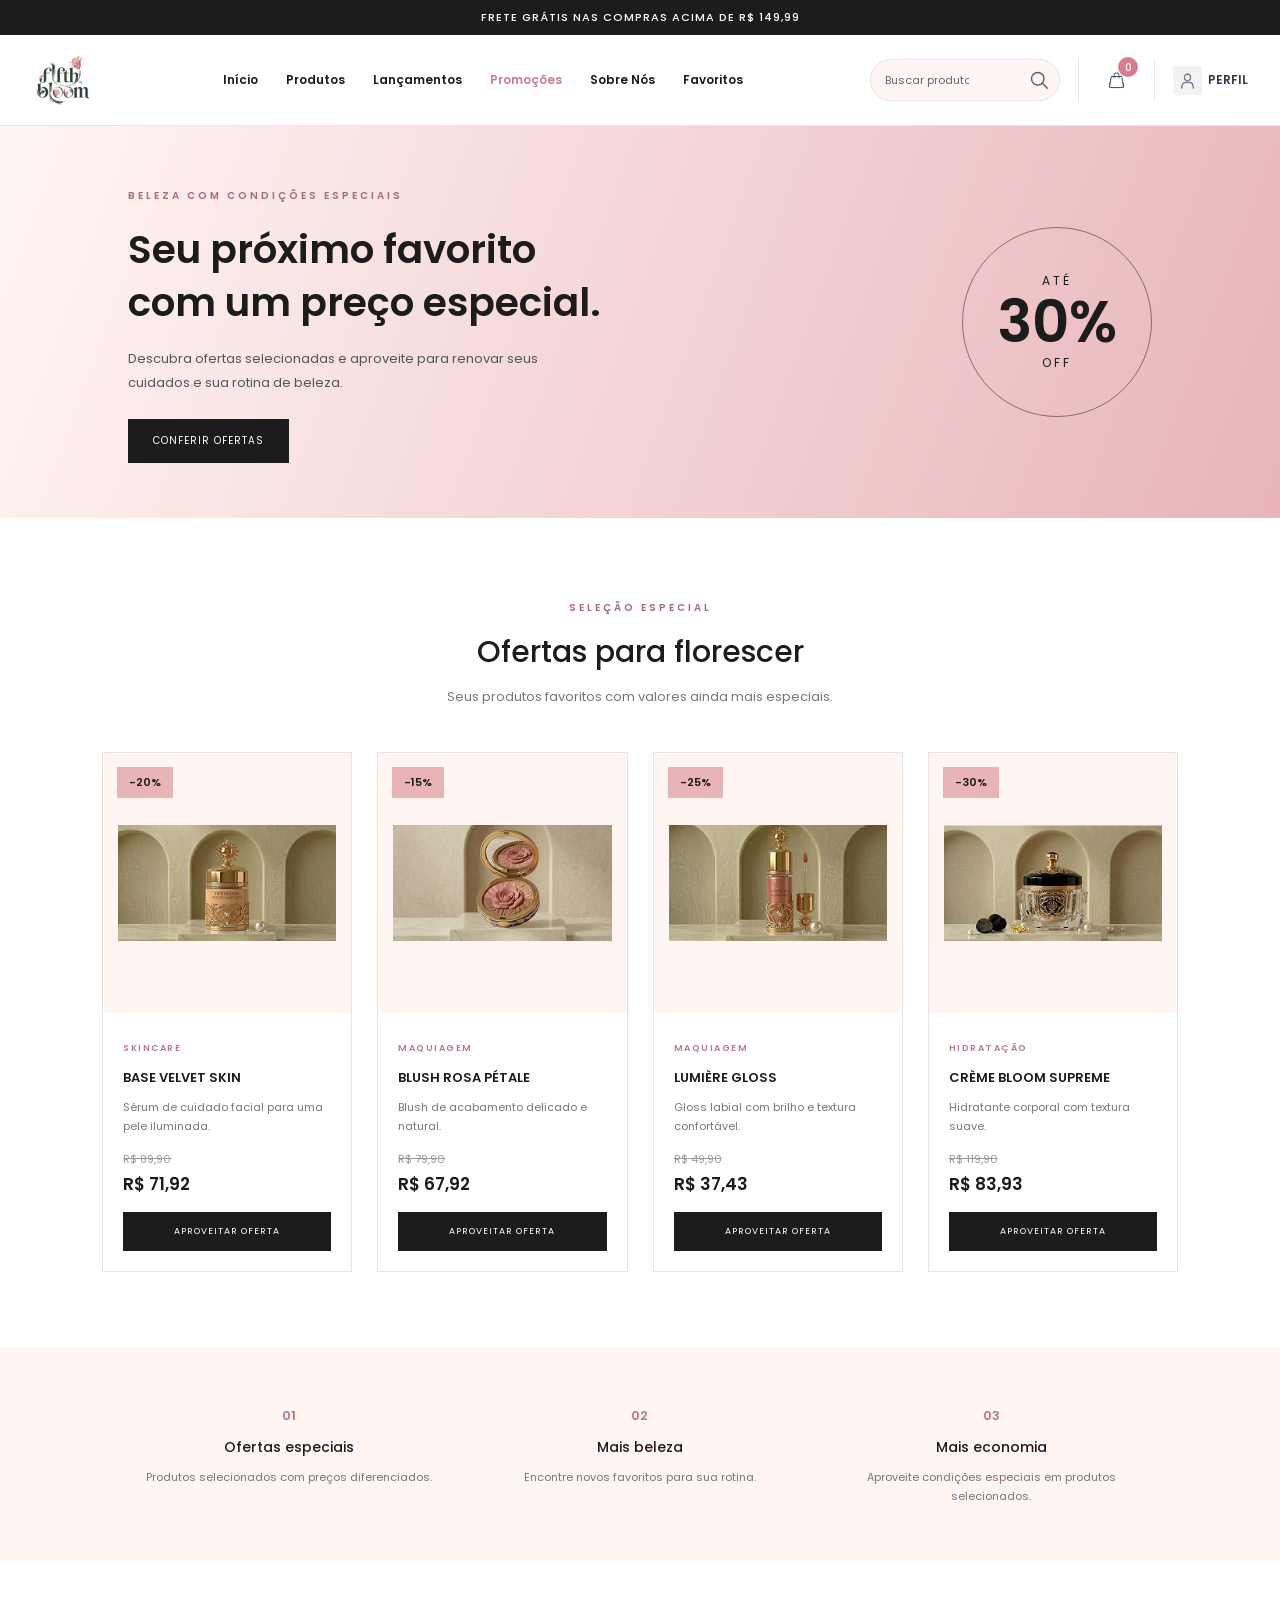
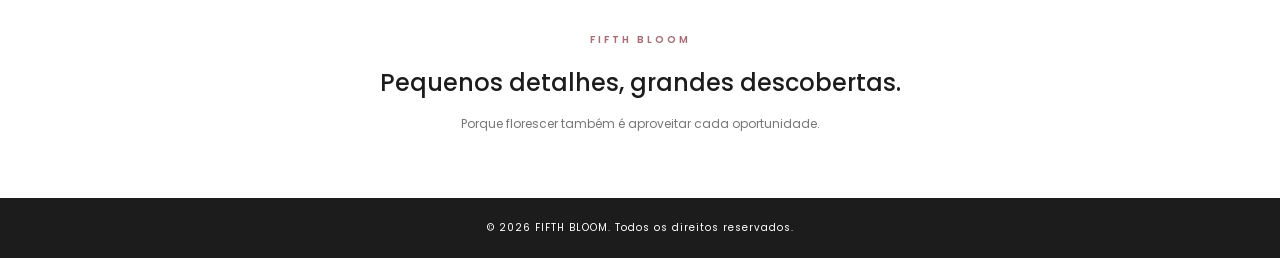
<file: promocoes.html>
<!DOCTYPE html>
<html lang="pt-BR">

<head>
    <meta charset="UTF-8">
    <meta name="viewport" content="width=device-width, initial-scale=1.0">

    <title>Promoções | FIFTH BLOOM</title>

    <link rel="preconnect" href="https://fonts.googleapis.com">
    <link rel="preconnect" href="https://fonts.gstatic.com" crossorigin>
    <link href="https://fonts.googleapis.com/css2?family=Poppins:wght@300;400;500;600;700&display=swap" rel="stylesheet">

    <link rel="stylesheet" href="style.css">
    <link rel="stylesheet" href="promocoes.css">
</head>

<body>

    <!-- CABEÇALHO COMPARTILHADO -->
    <div id="header-container"></div>

    <main>

        <!-- BANNER PRINCIPAL -->
        <section class="banner-promocoes">
            <div class="conteudo-promocoes">
                <span>BELEZA COM CONDIÇÕES ESPECIAIS</span>
                <h1>Seu próximo favorito<br>com um preço especial.</h1>
                <p>Descubra ofertas selecionadas e aproveite para renovar seus cuidados e sua rotina de beleza.</p>

                <a href="#ofertas" class="botao-promocoes">
                    CONFERIR OFERTAS
                </a>
            </div>

            <div class="destaque-desconto">
                <span>ATÉ</span>
                <strong>30%</strong>
                <span>OFF</span>
            </div>
        </section>

        <!-- OFERTAS -->
        <section class="secao-promocoes" id="ofertas">

            <div class="titulo-promocoes">
                <span>SELEÇÃO ESPECIAL</span>
                <h2>Ofertas para florescer</h2>
                <p>Seus produtos favoritos com valores ainda mais especiais.</p>
            </div>

            <div class="grade-promocoes">

                <!-- PRODUTO 1 -->
                <article class="card-promocao">
                    <div class="imagem-promocao">
                        <span class="selo-desconto">-20%</span>
                        <img src="assets/BASE VELVET SKIN.png" alt="Base Velvet Skin">
                    </div>

                    <div class="info-promocao">
                        <span class="categoria-promocao">SKINCARE</span>
                        <h3>BASE VELVET SKIN</h3>
                        <p>Sérum de cuidado facial para uma pele iluminada.</p>

                        <div class="valores-promocao">
                            <del>R$ 89,90</del>
                            <strong>R$ 71,92</strong>
                        </div>

                        <button onclick="adicionarSacola('BASE VELVET SKIN', 71.92)">
                            APROVEITAR OFERTA
                        </button>
                    </div>
                </article>

                <!-- PRODUTO 2 -->
                <article class="card-promocao">
                    <div class="imagem-promocao">
                        <span class="selo-desconto">-15%</span>
                        <img src="assets/BLUSH ROSA PÉTALE.png" alt="Blush Rosa Pétale">
                    </div>

                    <div class="info-promocao">
                        <span class="categoria-promocao">MAQUIAGEM</span>
                        <h3>BLUSH ROSA PÉTALE</h3>
                        <p>Blush de acabamento delicado e natural.</p>

                        <div class="valores-promocao">
                            <del>R$ 79,90</del>
                            <strong>R$ 67,92</strong>
                        </div>

                        <button onclick="adicionarSacola('BLUSH ROSA PÉTALE', 67.92)">
                            APROVEITAR OFERTA
                        </button>
                    </div>
                </article>

                <!-- PRODUTO 3 -->
                <article class="card-promocao">
                    <div class="imagem-promocao">
                        <span class="selo-desconto">-25%</span>
                        <img src="assets/LUMIÈRE GLOSS.png" alt="Lumière Gloss">
                    </div>

                    <div class="info-promocao">
                        <span class="categoria-promocao">MAQUIAGEM</span>
                        <h3>LUMIÈRE GLOSS</h3>
                        <p>Gloss labial com brilho e textura confortável.</p>

                        <div class="valores-promocao">
                            <del>R$ 49,90</del>
                            <strong>R$ 37,43</strong>
                        </div>

                        <button onclick="adicionarSacola('LUMIÈRE GLOSS', 37.43)">
                            APROVEITAR OFERTA
                        </button>
                    </div>
                </article>

                <!-- PRODUTO 4 -->
                <article class="card-promocao">
                    <div class="imagem-promocao">
                        <span class="selo-desconto">-30%</span>
                        <img src="assets/CRÈME BLOOM SUPREME.png" alt="Crème Bloom Supreme">
                    </div>

                    <div class="info-promocao">
                        <span class="categoria-promocao">HIDRATAÇÃO</span>
                        <h3>CRÈME BLOOM SUPREME</h3>
                        <p>Hidratante corporal com textura suave.</p>

                        <div class="valores-promocao">
                            <del>R$ 119,90</del>
                            <strong>R$ 83,93</strong>
                        </div>

                        <button onclick="adicionarSacola('CRÈME BLOOM SUPREME', 83.93)">
                            APROVEITAR OFERTA
                        </button>
                    </div>
                </article>

            </div>
        </section>

        <!-- BENEFÍCIOS -->
        <section class="beneficios-promocoes">

            <div class="beneficio-promocao">
                <span>01</span>
                <h3>Ofertas especiais</h3>
                <p>Produtos selecionados com preços diferenciados.</p>
            </div>

            <div class="beneficio-promocao">
                <span>02</span>
                <h3>Mais beleza</h3>
                <p>Encontre novos favoritos para sua rotina.</p>
            </div>

            <div class="beneficio-promocao">
                <span>03</span>
                <h3>Mais economia</h3>
                <p>Aproveite condições especiais em produtos selecionados.</p>
            </div>

        </section>

        <!-- FRASE FINAL -->
        <section class="frase-promocoes">
            <span>FIFTH BLOOM</span>
            <h2>Pequenos detalhes, grandes descobertas.</h2>
            <p>Porque florescer também é aproveitar cada oportunidade.</p>
        </section>

    </main>

    <!-- RODAPÉ -->
    <footer class="rodape-promocoes">
        <p>© 2026 FIFTH BLOOM. Todos os direitos reservados.</p>
    </footer>

    <!-- SCRIPTS DA SACOLA E DO CABEÇALHO -->
    <script src="./js/produtos.js"></script>
    <script src="./js/sacola.js"></script>
    <script src="./js/include-header.js"></script>

</body>
</html>
</file>
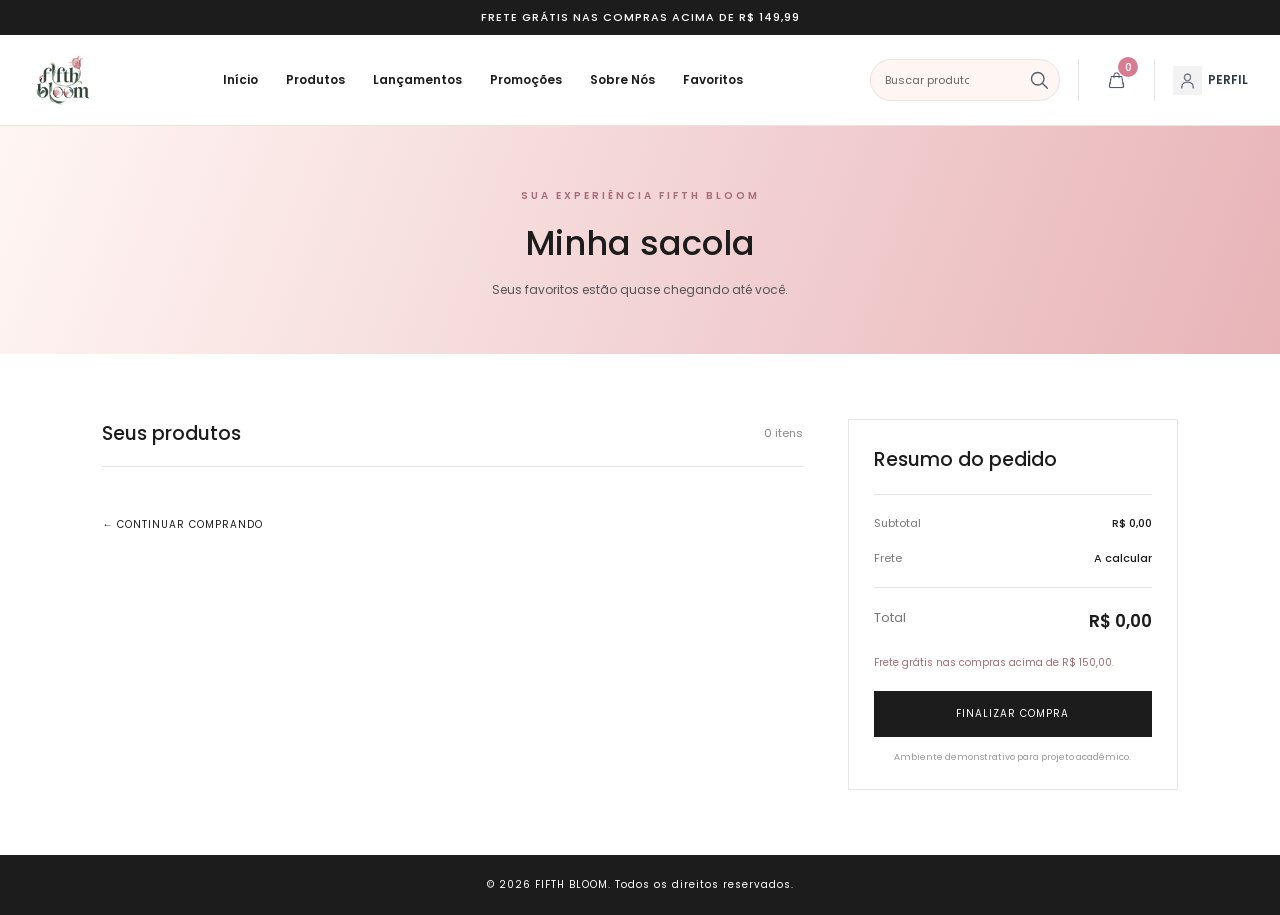
<file: sacola.html>
<!DOCTYPE html>
<html lang="pt-BR">

<head>
    <meta charset="UTF-8">
    <meta name="viewport" content="width=device-width, initial-scale=1.0">

    <title>Minha Sacola | FIFTH BLOOM</title>

    <link rel="preconnect" href="https://fonts.googleapis.com">
    <link rel="preconnect" href="https://fonts.gstatic.com" crossorigin>
    <link href="https://fonts.googleapis.com/css2?family=Poppins:wght@300;400;500;600;700&display=swap" rel="stylesheet">

    <link rel="stylesheet" href="style.css">
    <link rel="stylesheet" href="sacola.css">
</head>

<body>

    <div id="header-container"></div>

    <main class="pagina-sacola">

        <section class="banner-sacola">
            <span>SUA EXPERIÊNCIA FIFTH BLOOM</span>
            <h1>Minha sacola</h1>
            <p>Seus favoritos estão quase chegando até você.</p>
        </section>

        <section class="conteudo-sacola">

            <div class="lista-sacola-container">
                <div class="titulo-sacola">
                    <h2>Seus produtos</h2>
                    <span id="quantidade-itens">0 itens</span>
                </div>

                <div id="lista-sacola"></div>

                <a href="produtos.html" class="continuar-comprando">
                    ← CONTINUAR COMPRANDO
                </a>
            </div>

            <aside class="resumo-sacola">
                <h2>Resumo do pedido</h2>

                <div class="linha-resumo">
                    <span>Subtotal</span>
                    <strong id="subtotal-sacola">R$ 0,00</strong>
                </div>

                <div class="linha-resumo">
                    <span>Frete</span>
                    <strong id="frete-sacola">A calcular</strong>
                </div>

                <div class="linha-resumo total-sacola">
                    <span>Total</span>
                    <strong id="total-sacola">R$ 0,00</strong>
                </div>

                <p class="aviso-frete">
                    Frete grátis nas compras acima de R$ 150,00.
                </p>

                <button class="botao-finalizar" id="botao-finalizar">
                    FINALIZAR COMPRA
                </button>
                <div id="confirmacao-compra" class="confirmacao-compra" hidden>
                    <div class="conteudo-confirmacao">
                        <div class="icone-confirmacao">✓</div>

                        <h2>Compra demonstrativa!</h2>

                        <p>
                            Sua demonstração foi finalizada com sucesso.
                        </p>

                        <p>
                            Nenhum pedido ou pagamento real foi realizado.
                        </p>

                        <button id="fechar-confirmacao" type="button">
                            CONTINUAR
                        </button>
                    </div>
                </div>
                <p class="aviso-checkout">
                    Ambiente demonstrativo para projeto acadêmico.
                </p>
            </aside>

        </section>

    </main>

    <footer class="rodape-sacola">
        <p>© 2026 FIFTH BLOOM. Todos os direitos reservados.</p>
    </footer>

    <script src="./js/include-header.js"></script>
    <script type="module" src="./js/sacola.js"></script>

</body>
</html>
</file>
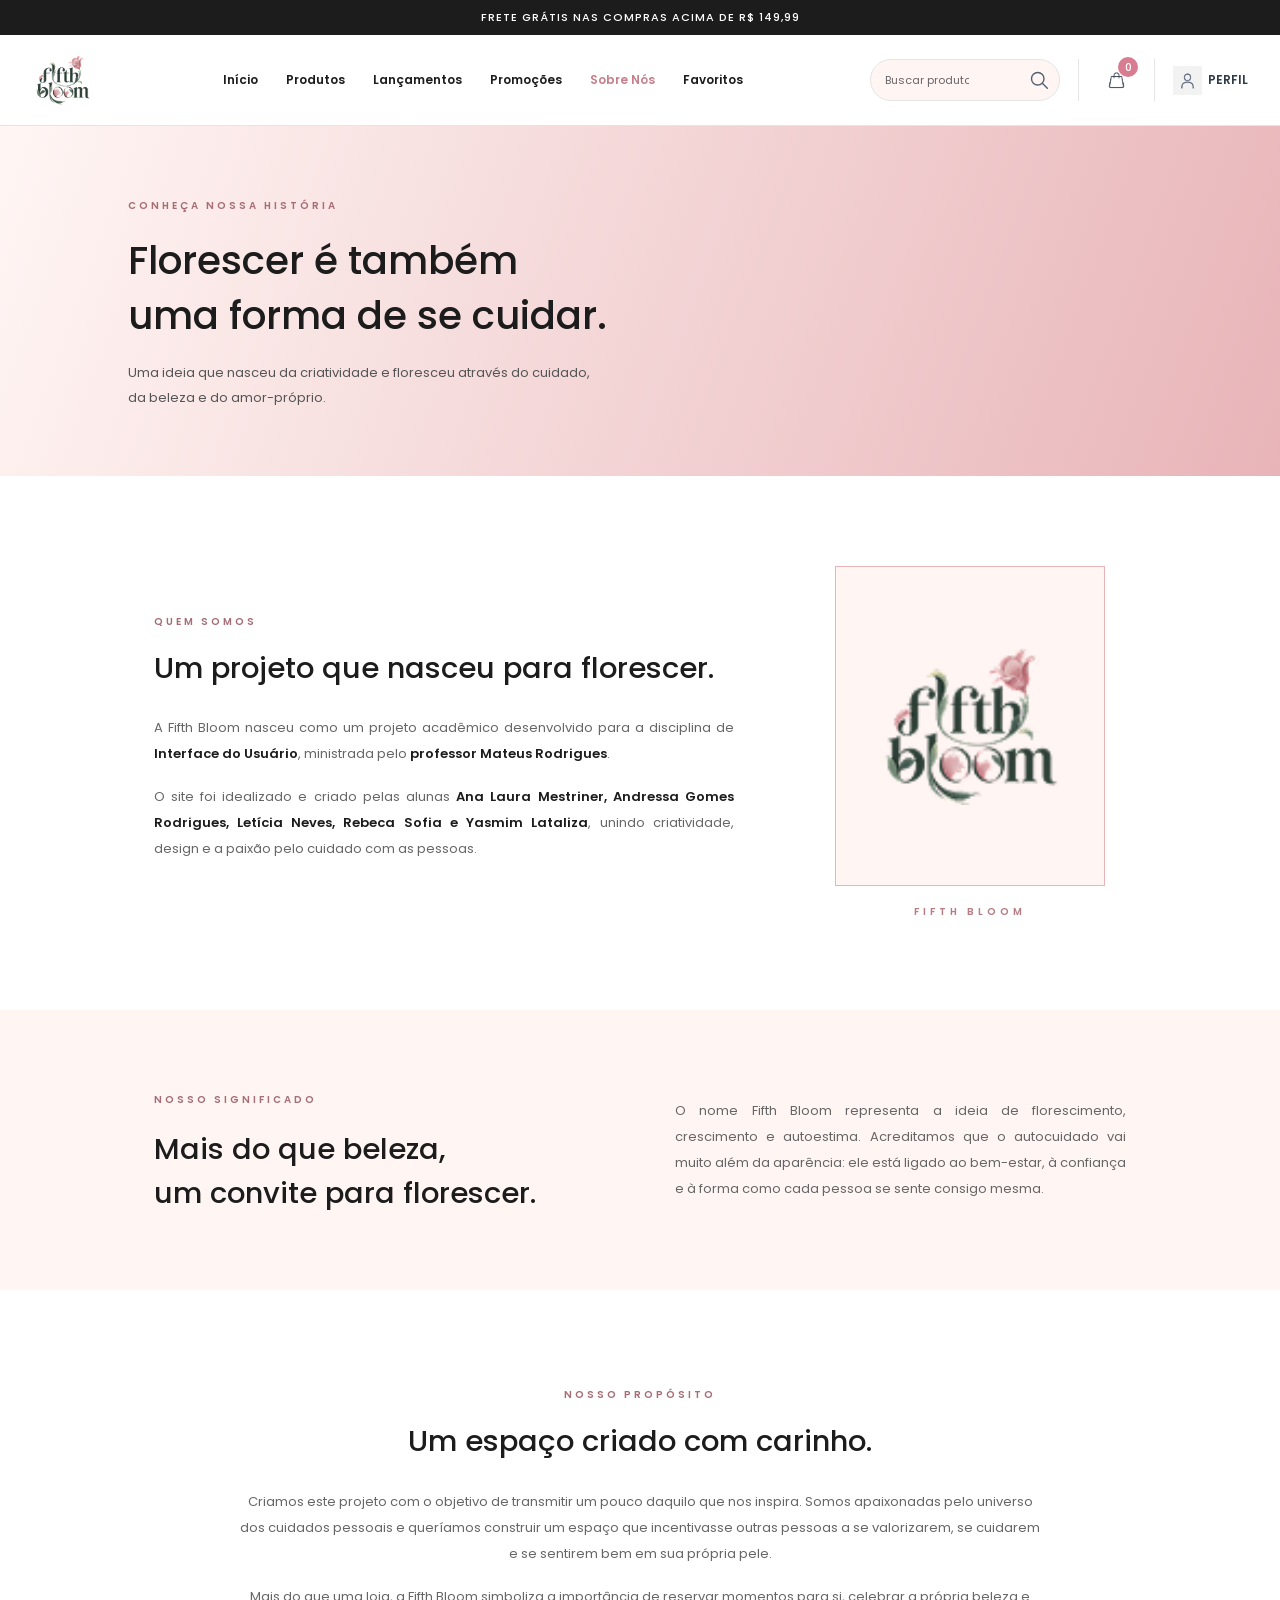
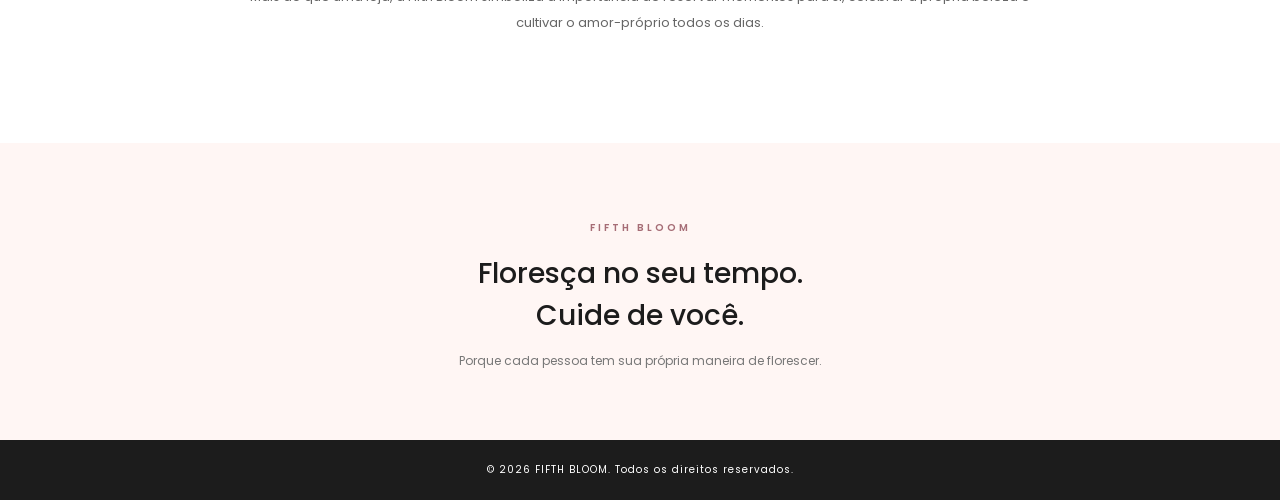
<file: sobre.html>
<!DOCTYPE html>
<html lang="pt-BR">

<head>
    <meta charset="UTF-8">
    <meta name="viewport" content="width=device-width, initial-scale=1.0">

    <title>Sobre Nós | FIFTH BLOOM</title>

    <link rel="preconnect" href="https://fonts.googleapis.com">
    <link rel="preconnect" href="https://fonts.gstatic.com" crossorigin>
    <link href="https://fonts.googleapis.com/css2?family=Poppins:wght@300;400;500;600;700&display=swap" rel="stylesheet">

    <link rel="stylesheet" href="style.css">
    <link rel="stylesheet" href="sobre.css">
</head>

<body>

    <!-- CABEÇALHO COMPARTILHADO -->
    <div id="header-container"></div>

    <main>

        <!-- BANNER -->
        <section class="banner-sobre">
            <div class="conteudo-banner-sobre">
                <span>CONHEÇA NOSSA HISTÓRIA</span>
                <h1>Florescer é também<br>uma forma de se cuidar.</h1>
                <p>
                    Uma ideia que nasceu da criatividade e floresceu
                    através do cuidado, da beleza e do amor-próprio.
                </p>
            </div>
        </section>

        <!-- NOSSA HISTÓRIA -->
        <section class="historia-sobre">

            <div class="texto-historia">
                <span class="etiqueta-sobre">QUEM SOMOS</span>

                <h2>Um projeto que nasceu para florescer.</h2>

                <p>
                    A Fifth Bloom nasceu como um projeto acadêmico desenvolvido
                    para a disciplina de <strong>Interface do Usuário</strong>,
                    ministrada pelo <strong>professor Mateus Rodrigues</strong>.
                </p>

                <p>
                    O site foi idealizado e criado pelas alunas
                    <strong>Ana Laura Mestriner, Andressa Gomes Rodrigues,
                    Letícia Neves, Rebeca Sofia e Yasmim Lataliza</strong>,
                    unindo criatividade, design e a paixão pelo cuidado com as pessoas.
                </p>
            </div>

            <div class="imagem-historia">
                <div class="moldura-imagem">
                    <img src="assets/logo_Fifth_Blom.png" alt="Logo Fifth Bloom">
                </div>
                <span>FIFTH BLOOM</span>
            </div>

        </section>

        <!-- SIGNIFICADO -->
        <section class="significado-sobre">

            <div class="titulo-significado">
                <span class="etiqueta-sobre">NOSSO SIGNIFICADO</span>
                <h2>Mais do que beleza,<br>um convite para florescer.</h2>
            </div>

            <div class="texto-significado">
                <p>
                    O nome Fifth Bloom representa a ideia de florescimento,
                    crescimento e autoestima. Acreditamos que o autocuidado
                    vai muito além da aparência: ele está ligado ao bem-estar,
                    à confiança e à forma como cada pessoa se sente consigo mesma.
                </p>
            </div>

        </section>

        <!-- NOSSO PROPÓSITO -->
        <section class="proposito-sobre">

            <div class="conteudo-proposito">
                <span class="etiqueta-sobre">NOSSO PROPÓSITO</span>

                <h2>Um espaço criado com carinho.</h2>

                <p>
                    Criamos este projeto com o objetivo de transmitir um pouco
                    daquilo que nos inspira. Somos apaixonadas pelo universo
                    dos cuidados pessoais e queríamos construir um espaço que
                    incentivasse outras pessoas a se valorizarem, se cuidarem
                    e se sentirem bem em sua própria pele.
                </p>

                <p>
                    Mais do que uma loja, a Fifth Bloom simboliza a importância
                    de reservar momentos para si, celebrar a própria beleza
                    e cultivar o amor-próprio todos os dias.
                </p>
            </div>

        </section>

        <!-- FRASE FINAL -->
        <section class="mensagem-final-sobre">
            <span>FIFTH BLOOM</span>
            <h2>Floresça no seu tempo.<br>Cuide de você.</h2>
            <p>Porque cada pessoa tem sua própria maneira de florescer.</p>
        </section>

    </main>

    <!-- RODAPÉ -->
    <footer class="rodape-sobre">
        <p>© 2026 FIFTH BLOOM. Todos os direitos reservados.</p>
    </footer>

    <script src="./js/include-header.js"></script>

</body>
</html>
</file>
<file: style.css>
/* VARIÁVEIS GLOBAIS */
:root {
    --color-primary: #FFF6F4;
    --color-primary-dark: #E8B4B8;
    --color-text: #1C1C1C;
    --color-text-light: #686568;
    --color-border: #E5E5E5;
    --color-bg: #FFFFFF;
    --font-main: 'Poppins', sans-serif;
}

/* RESET BÁSICO */
* {
    margin: 0;
    padding: 0;
    box-sizing: border-box;
}

body {
    font-family: var(--font-main);
}

/* ================================
   CABEÇALHO COMPARTILHADO
================================ */

.header {
    width: 100%;
    background-color: var(--color-bg);
    border-bottom: 1px solid var(--color-border);
    position: sticky;
    top: 0;
    z-index: 100;
}

.header-container {
    max-width: 1440px;
    min-height: 90px;
    margin: 0 auto;
    padding: 12px 30px;
    display: flex;
    align-items: center;
    justify-content: space-between;
    gap: 24px;
}

/* LOGO */
.logo {
    display: flex;
    align-items: center;
    flex-shrink: 0;
    text-decoration: none;
}

.logo img {
    width: 65px;
    max-height: 65px;
    object-fit: contain;
}

/* NAVEGAÇÃO */
.main-nav {
    display: flex;
    align-items: center;
    gap: 28px;
}

.nav-link {
    text-decoration: none;
    font-size: 12px;
    font-weight: 600;
    color: var(--color-text);
    white-space: nowrap;
    transition: color 0.2s ease;
}

.nav-link:hover,
.nav-link.active {
    color: #C77F8B;
}

.nav-link.active {
    font-weight: 600;
}

/* AÇÕES DO CABEÇALHO */
.header-actions {
    display: flex;
    align-items: center;
    gap: 0;
    flex-shrink: 0;
}

/* PESQUISA */
.search-box {
    position: relative;
    display: flex;
    align-items: center;
    width: 190px;
    height: 42px;
    border: 1px solid var(--color-border);
    border-radius: 25px;
    background-color: var(--color-primary);
}

.search-box input {
    font-family: var(--font-main);
    width: 100%;
    min-width: 0;
    padding: 10px 38px 10px 14px;
    border: none;
    border-radius: 25px;
    background: transparent;
    font-size: 11px;
    outline: none;
}

.search-box input:focus {
    border-color: var(--color-primary-dark);
}

.search-box input::placeholder {
    color: var(--color-text-light);
}

/* ÍCONE DA LUPA */
.search-icon {
    position: absolute;
    right: 14px;
    fill: #536171;
    pointer-events: none;
}

/* BOTÃO DA LUPA */
.search-box button {
    display: flex;
    align-items: center;
    justify-content: center;
    flex-shrink: 0;
    width: 40px;
    height: 40px;
    border: none;
    background: transparent;
    cursor: pointer;
}

.search-box button svg {
    width: 20px;
    height: 20px;
    fill: none;
    stroke: #536171;
    stroke-width: 1.7;
    stroke-linecap: round;
    stroke-linejoin: round;
}

/* SACOLA E PERFIL */
.menu-item,
.icon-link,
.profile-link {
    position: relative;
    display: flex;
    align-items: center;
    justify-content: center;
    gap: 10px;
    min-height: 42px;
    margin-left: 18px;
    padding-left: 18px;
    border-left: 1px solid var(--color-border);
    color: #303B49;
    font-family: var(--font-main);
    font-size: 12px;
    font-weight: 600;
    text-decoration: none;
    white-space: nowrap;
    transition: color 0.2s ease;
}

.menu-item:hover,
.icon-link:hover,
.profile-link:hover {
    color: #C77F8B;
}

/* ÍCONES */
.menu-item img,
.icon-link img,
.profile-link img,
.header-icon {
    display: block;
    width: 29px;
    height: 29px;
    object-fit: contain;
}

/* SACOLA */
.sacola,
.sacola-link {
    width: 58px;
    flex-shrink: 0;
}

/* CONTADOR DA SACOLA */
.contador-sacola {
    position: absolute;
    top: -2px;
    right: -2px;
    display: flex;
    align-items: center;
    justify-content: center;
    min-width: 20px;
    height: 20px;
    padding: 0 5px;
    border-radius: 50%;
    background-color: #D77C91;
    color: #FFFFFF;
    font-size: 11px;
    font-weight: 500;
}

/* PERFIL */
.perfil,
.profile-link {
    padding-right: 2px;
}

/* BARRA DE FRETE */
.barra-frete {
    width: 100%;
    height: 35px;
    background-color: #1C1C1C;
    color: #FFFFFF;
    display: flex;
    align-items: center;
    justify-content: center;
    font-family: var(--font-main);
    font-size: 11px;
    font-weight: 500;
    letter-spacing: 1px;
    text-align: center;
}

/* BOTÃO ANTIGO */
.btn-primary {
    font-family: var(--font-main);
    background-color: var(--color-bg);
    color: var(--color-text);
    border: 1px solid var(--color-border);
    padding: 8px 12px;
    border-radius: 8px;
    font-size: 12px;
    font-weight: 500;
    cursor: pointer;
}

.btn-primary:hover {
    background-color: var(--color-primary);
}

/* MENU HAMBÚRGUER */
.hamburguer {
    display: none;
    font-size: 24px;
    background: none;
    border: none;
    cursor: pointer;
    color: var(--color-text);
}

/* RESPONSIVIDADE DO CABEÇALHO */
@media (max-width: 768px) {

    .header-container {
        padding: 10px 16px;
        gap: 12px;
    }

    .logo img {
        width: 45px;
    }

    .search-box,
    .btn-primary {
        display: none;
    }

    .hamburguer {
        display: flex;
        align-items: center;
        justify-content: center;
        width: 40px;
        height: 40px;
        font-size: 24px;
        background: none;
        border: none;
        cursor: pointer;
    }

    .main-nav {
        display: none;
        flex-direction: column;
        align-items: stretch;
        gap: 0;
        position: absolute;
        top: 100%;
        right: 12px;
        left: auto;
        width: 200px;
        padding: 8px 0;
        background-color: var(--color-bg);
        border: 1px solid #EEEEEE;
        border-radius: 10px;
        box-shadow: 0 4px 12px rgba(0, 0, 0, 0.10);
    }

    /* MENU ABERTO: compatível com include-header.js */
    .main-nav.active {
        display: flex;
    }

    .nav-link {
        display: block;
        padding: 12px 16px;
        font-size: 14px;
        text-align: right;
    }

    .nav-link:hover {
        background-color: var(--color-primary);
    }
}

/* ================================
   DESTAQUES DA PÁGINA INICIAL
================================ */

.home-destaques {
    display: grid;
    grid-template-columns: 1.1fr 1.1fr 1fr 1fr;
    gap: 20px;
    padding: 25px 5%;
    align-items: stretch;
    font-family: var(--font-main);
}

/* BANNER PRINCIPAL */
.banner-principal {
    background-color: #E8B4B8;
    min-height: 670px;
    display: flex;
    align-items: center;
    padding: 30px;
}

.banner-conteudo h1 {
    font-family: Georgia, serif;
    font-size: clamp(25px, 2.3vw, 36px);
    line-height: 1.4;
    color: #3B3034;
    margin-bottom: 25px;
}

.linha-decorativa {
    display: block;
    width: 65px;
    height: 1px;
    background-color: #FFFFFF;
    margin-bottom: 25px;
}

.banner-conteudo p {
    color: #493D40;
    font-size: 14px;
    line-height: 1.7;
    margin-bottom: 40px;
}

.botao-banner {
    display: inline-flex;
    align-items: center;
    justify-content: space-between;
    gap: 25px;
    padding: 17px 20px;
    background-color: #FFF6F4;
    color: #A77C83;
    text-decoration: none;
    font-size: 12px;
    transition: 0.3s;
}

.botao-banner:hover {
    background-color: #1C1C1C;
    color: #FFFFFF;
}

/* PRODUTO EM DESTAQUE */
.produto-destaque {
    position: relative;
    min-height: 670px;
    overflow: hidden;
    background-color: #F2EAE7;
}

.produto-destaque > img {
    width: 100%;
    height: 100%;
    position: absolute;
    inset: 0;
    object-fit: cover;
}

.destaque-texto {
    position: absolute;
    top: 15%;
    width: 100%;
    text-align: center;
    color: #74696A;
}

.destaque-texto span:first-child {
    font-family: Georgia, serif;
    font-size: 23px;
    font-style: italic;
}

.destaque-texto p {
    font-size: 12px;
    letter-spacing: 3px;
    margin: 5px;
}

.carrossel-indicadores {
    position: absolute;
    bottom: 20px;
    left: 50%;
    transform: translateX(-50%);
    display: flex;
    gap: 12px;
}

.carrossel-indicadores span {
    width: 13px;
    height: 13px;
    border-radius: 50%;
    background-color: #FFFFFF;
}

.carrossel-indicadores span.ativo {
    background-color: #E8B4B8;
}

/* MAIS AMADOS */
.mais-amados {
    border: 1px solid var(--color-border);
    padding: 18px;
    display: flex;
    flex-direction: column;
}

.titulo-secao {
    display: flex;
    align-items: center;
    justify-content: space-between;
    gap: 8px;
    margin-bottom: 25px;
}

.titulo-secao h2,
.promocao h2 {
    font-size: 13px;
    color: var(--color-text);
}

.titulo-secao a {
    font-size: 10px;
    color: #A77C83;
    text-decoration: none;
    white-space: nowrap;
}

.lista-produtos {
    display: flex;
    flex-direction: column;
}

.produto-item {
    display: flex;
    gap: 10px;
    padding: 10px 0;
    border-bottom: 1px solid #D5D0CE;
}

.produto-item img {
    width: 85px;
    height: 85px;
    object-fit: cover;
    background-color: #F3EEEB;
}

.produto-info {
    flex: 1;
    min-width: 0;
}

.produto-info h3 {
    font-size: 11px;
    margin-bottom: 7px;
}

.produto-info p {
    font-size: 9px;
    line-height: 1.5;
    margin-bottom: 5px;
    color: #555;
}

.produto-info strong {
    display: inline-block;
    font-size: 11px;
}

.estrelas {
    display: block;
    color: #B88994;
    font-size: 10px;
    margin-top: 3px;
}

.estrelas small {
    color: #777;
}

.ver-produtos {
    display: flex;
    justify-content: space-between;
    align-items: center;
    margin-top: auto;
    padding-top: 30px;
    color: var(--color-text);
    font-size: 11px;
    font-weight: bold;
    text-decoration: none;
}

/* PROMOÇÕES E BENEFÍCIOS */
.coluna-promocoes {
    border: 1px solid var(--color-border);
    display: flex;
    flex-direction: column;
}

.promocao {
    padding: 18px;
}

.promocao h2 {
    margin-bottom: 40px;
}

.promocao-banner {
    background-color: #E8B4B8;
    min-height: 380px;
    display: flex;
    flex-direction: column;
    justify-content: center;
    align-items: center;
    text-align: center;
    padding: 20px;
}

.promocao-banner h3 {
    color: #FFFFFF;
    font-size: 25px;
}

.promocao-banner p {
    color: #493D40;
    font-weight: 600;
    margin: 5px 0 35px;
    font-size: 15px;
}

.promocao-banner a {
    color: #FFFFFF;
    text-decoration: none;
    border: 1px solid #FFFFFF;
    padding: 13px 20px;
    font-size: 11px;
    transition: 0.3s;
}

.promocao-banner a:hover {
    background-color: #FFFFFF;
    color: #A77C83;
}

.beneficios {
    margin-top: auto;
    padding: 0 18px;
}

.beneficio-item {
    display: flex;
    align-items: center;
    gap: 15px;
    border-top: 1px solid #D5D0CE;
    padding: 13px 0;
}

.beneficio-item > span {
    font-size: 24px;
    color: #B88994;
    width: 35px;
    text-align: center;
}

.beneficio-item h3 {
    font-size: 11px;
    margin-bottom: 3px;
}

.beneficio-item p {
    font-size: 10px;
    color: #555;
}

/* ================================
   RODAPÉ DA PÁGINA INICIAL
================================ */

.rodape-home {
    margin: 35px 4%;
    padding: 25px;
    border: 1px solid var(--color-border);
    display: grid;
    grid-template-columns: 1.5fr 1fr 1fr;
    align-items: center;
    gap: 30px;
    font-family: var(--font-main);
}

.rodape-home h3 {
    font-size: 12px;
    margin-bottom: 8px;
}

.rodape-home p {
    font-size: 12px;
    color: #555;
}

.newsletter form {
    display: flex;
    margin-top: 15px;
    max-width: 290px;
}

.newsletter input {
    width: 100%;
    min-width: 0;
    padding: 12px;
    border: none;
    outline: none;
    background-color: #F5F0EE;
    font-family: var(--font-main);
    font-size: 11px;
}

.newsletter button {
    border: none;
    background-color: #E8B4B8;
    color: #FFFFFF;
    padding: 0 20px;
    cursor: pointer;
}

.redes-icones,
.pagamento-icones {
    display: flex;
    align-items: center;
    gap: 18px;
    margin-top: 15px;
    flex-wrap: wrap;
}

.redes-icones a {
    color: #333;
    font-size: 23px;
    text-decoration: none;
}

.pagamento-icones span {
    font-size: 12px;
    font-weight: bold;
    color: #333;
}

/* RESPONSIVIDADE DA PÁGINA INICIAL */
@media (max-width: 1100px) {
    .home-destaques {
        grid-template-columns: repeat(2, 1fr);
    }

    .banner-principal,
    .produto-destaque {
        min-height: 550px;
    }
}

@media (max-width: 768px) {
    .home-destaques {
        grid-template-columns: 1fr;
        padding: 20px;
        gap: 18px;
    }

    .banner-principal {
        min-height: 430px;
    }

    .produto-destaque {
        min-height: 480px;
    }

    .mais-amados {
        min-height: 600px;
    }

    .promocao-banner {
        min-height: 300px;
    }

    .rodape-home {
        grid-template-columns: 1fr;
        margin: 25px 20px;
        gap: 30px;
    }
}


/* PERFIL DO USUÁRIO */
.area-perfil {
    display: flex;
    flex-direction: row;
    align-items: center;
    justify-content: center;
    gap: 10px;
    white-space: nowrap;
}

.profile-link {
    display: flex;
    align-items: center;
    justify-content: center;
    gap: 6px;
    text-decoration: none;
}

#perfil-texto {
    white-space: nowrap;
}

.sair-conta {
    display: inline-flex;
    align-items: center;
    justify-content: center;
    min-height: 32px;
    padding: 5px 10px;

    background: transparent;
    border: 1px solid #E5E5E5;
    border-radius: 5px;

    color: #1C1C1C;
    font-family: 'Poppins', sans-serif;
    font-size: 11px;
    line-height: 1;

    cursor: pointer;
    transition: 0.2s ease;
}

.sair-conta:hover {
    background: #FFF6F4;
    border-color: #E8B4B8;
}

.sair-conta:disabled {
    opacity: 0.6;
    cursor: wait;
}

.sair-conta[hidden] {
    display: none !important;
}
</file>
<file: login.css>
/* ========================================
   CONFIGURAÇÕES DO LOGIN
======================================== */

/* IMAGEM DE FUNDO */
:root {
    --imagem-fundo-login: url("./assets/FUNDO_LOGIN.png");
}

/* ========================================
   FAIXA DE FRETE DO CABEÇALHO
======================================== */

.frete-gratis {
    width: 100%;
    padding: 8px 10px;
    background: #1C1C1C;
    color: #FFFFFF;
    text-align: center;
    font-size: 11px;
    font-weight: 500;
}

/* ========================================
   ÁREA DE LOGIN
======================================== */

.area-login {
    min-height: 750px;
    padding: 35px 20px;

    display: flex;
    justify-content: center;
    align-items: center;

    background-image: var(--imagem-fundo-login);
    background-size: cover;
    background-position: center;
    background-repeat: no-repeat;
}

/* CONTEÚDO CENTRAL */

.conteudo-login {
    width: 100%;
    max-width: 480px;

    display: flex;
    flex-direction: column;
    align-items: center;
}

/* LOGO ACIMA DO PAINEL */

.logo-painel {
    width: 120px;
    height: auto;
    margin-bottom: 15px;
}

/* ========================================
   PAINEL BRANCO
======================================== */

.painel-login {
    width: 100%;
    max-width: 480px;
    box-sizing: border-box;

    padding: 30px 40px;

    background: rgba(255, 255, 255, 0.82);

    border: none;
    border-radius: 0;

    text-align: center;
    box-shadow: none;
}

/* TÍTULO */

.painel-login h1 {
    font-size: 28px;
    font-weight: 500;
    color: #1C1C1C;
    margin-bottom: 8px;
}

/* DESCRIÇÃO */

.painel-login > p {
    color: #686568;
    font-size: 13px;
}

/* ========================================
   FORMULÁRIOS
   LOGIN E CADASTRO
======================================== */

#form-login,
#form-cadastro {
    display: flex;
    flex-direction: column;

    width: 100%;

    text-align: left;
    margin-top: 25px;
}

/* LABELS */

#form-login label,
#form-cadastro label {
    display: block;

    font-size: 13px;
    font-weight: 500;

    margin-bottom: 8px;
}

/* CAMPOS DE ENTRADA */

#form-login input,
#form-cadastro input {
    display: block;

    width: 100%;
    height: 45px;

    box-sizing: border-box;
    padding: 0 14px;

    border: 1px solid #D5D5D5;
    border-radius: 0;

    background: transparent;

    font-family: var(--font-main);
    font-size: 13px;

    outline: none;

    margin-bottom: 15px;
}

/* EFEITO AO CLICAR NO CAMPO */

#form-login input:focus,
#form-cadastro input:focus {
    border-color: #E8B4B8;
}

/* RECUPERAR SENHA */

.recuperar {
    align-self: flex-end;

    margin: 0 0 22px;

    font-size: 12px;
    color: #686568;

    text-decoration: none;
}

/* ========================================
   BOTÃO CONTINUAR / CRIAR CONTA
======================================== */

.continuar {
    width: 100%;
    height: 45px;

    background: #E8B4B8;
    color: #1C1C1C;

    border: none;
    border-radius: 0;

    cursor: pointer;

    font-family: var(--font-main);
    font-size: 13px;
    font-weight: 600;

    transition: 0.3s;
}

.continuar:hover {
    background: #1C1C1C;
    color: #FFFFFF;
}

/* ========================================
   MENSAGENS DE ERRO E SUCESSO
======================================== */

#mensagem-login,
#mensagem-cadastro {
    font-size: 12px;
    line-height: 1.5;

    text-align: center;

    margin: 5px 0 12px;
}

/* ========================================
   DIVISOR
======================================== */

.divisor {
    display: flex;
    align-items: center;
    gap: 12px;

    margin: 25px 0;
}

.divisor span {
    flex: 1;
    height: 1px;
    background: #BDBDBD;
}

.divisor p {
    font-size: 11px;
    color: #686568;
}

/* ========================================
   GOOGLE
======================================== */

.google {
    width: 100%;
    height: 45px;

    background: transparent;

    border: 1px solid #D5D5D5;
    border-radius: 0;

    display: flex;
    align-items: center;
    justify-content: center;
    gap: 12px;

    font-family: var(--font-main);
    font-size: 13px;

    cursor: pointer;
    transition: 0.3s;
}

.google:hover {
    background: #FFFFFF;
}

.google img {
    width: 20px;
    height: 20px;
    object-fit: contain;
}

/* ========================================
   CRIAR CONTA
======================================== */

.criar-conta {
    margin-top: 22px;
    font-size: 12px;
}

.criar-conta a,
.termos a {
    color: #1C1C1C;
    font-weight: 600;
}

/* ========================================
   TERMOS
======================================== */

.termos {
    margin-top: 18px;

    font-size: 10px !important;
    line-height: 1.8;
}

/* ========================================
   RESPONSIVIDADE
======================================== */

@media (max-width: 600px) {

    .area-login {
        min-height: 650px;
        padding: 35px 15px;
    }

    .conteudo-login {
        max-width: 100%;
    }

    .logo-painel {
        width: 155px;
    }

    .painel-login {
        padding: 25px 22px;
    }

}
</file>
<file: favoritos.css>
/* BANNER */

.banner-favoritos {
    background: linear-gradient(110deg, #fff6f4, #e8b4b8);
    min-height: 280px;
    display: flex;
    flex-direction: column;
    align-items: center;
    justify-content: center;
    text-align: center;
    padding: 45px 20px;
}

.banner-favoritos span {
    color: #a66d76;
    font-size: 10px;
    font-weight: 600;
    letter-spacing: 3px;
}

.banner-favoritos h1 {
    color: #1c1c1c;
    font-size: 34px;
    line-height: 1.4;
    font-weight: 500;
    margin: 15px 0;
}

.banner-favoritos p {
    color: #555;
    font-size: 12px;
    line-height: 1.8;
}

/* SEÇÃO DE FAVORITOS */

.secao-favoritos {
    padding: 65px 8%;
    min-height: 400px;
}

.titulo-favoritos {
    display: flex;
    align-items: flex-end;
    justify-content: space-between;
    border-bottom: 1px solid #e5e5e5;
    padding-bottom: 20px;
    margin-bottom: 35px;
}

.titulo-favoritos span {
    color: #b77c84;
    font-size: 9px;
    letter-spacing: 2px;
    font-weight: 600;
}

.titulo-favoritos h2 {
    color: #1c1c1c;
    font-size: 26px;
    font-weight: 500;
    margin-top: 8px;
}

.titulo-favoritos > p {
    color: #888;
    font-size: 11px;
}

/* GRADE */

.grade-favoritos {
    display: grid;
    grid-template-columns: repeat(4, minmax(0, 1fr));
    gap: 25px;
}

.card-favorito {
    border: 1px solid #e5e5e5;
    background: #fff;
    position: relative;
    transition: 0.3s;
}

.card-favorito:hover {
    transform: translateY(-5px);
    box-shadow: 0 8px 25px rgba(0, 0, 0, 0.07);
}

.imagem-favorito {
    height: 250px;
    background: #fff6f4;
    display: flex;
    align-items: center;
    justify-content: center;
    overflow: hidden;
}

.imagem-favorito img {
    width: 100%;
    height: 100%;
    object-fit: contain;
    padding: 15px;
    transition: 0.4s;
}

.card-favorito:hover .imagem-favorito img {
    transform: scale(1.05);
}

/* BOTÃO CORAÇÃO */

.remover-favorito {
    position: absolute;
    top: 12px;
    right: 12px;
    width: 35px;
    height: 35px;
    border: none;
    border-radius: 50%;
    background: #fff;
    color: #c77e8b;
    font-size: 19px;
    cursor: pointer;
    z-index: 2;
    transition: 0.3s;
}

.remover-favorito:hover {
    background: #e8b4b8;
    color: #fff;
}

/* INFORMAÇÕES */

.info-favorito {
    padding: 18px;
}

.info-favorito h3 {
    color: #1c1c1c;
    font-size: 12px;
    font-weight: 600;
    margin-bottom: 8px;
}

.info-favorito p {
    color: #777;
    font-size: 10px;
    line-height: 1.7;
    min-height: 34px;
}

.preco-favorito {
    display: block;
    color: #1c1c1c;
    font-size: 15px;
    margin: 13px 0;
}

.adicionar-favorito {
    width: 100%;
    padding: 11px 5px;
    background: #1c1c1c;
    color: #fff;
    border: 1px solid #1c1c1c;
    font-family: 'Poppins', sans-serif;
    font-size: 9px;
    letter-spacing: 1px;
    cursor: pointer;
    transition: 0.3s;
}

.adicionar-favorito:hover {
    background: #e8b4b8;
    border-color: #e8b4b8;
    color: #1c1c1c;
}

/* FAVORITOS VAZIOS */

.favoritos-vazios {
    grid-column: 1 / -1;
    text-align: center;
    padding: 65px 20px;
}

.favoritos-vazios .coracao-vazio {
    color: #e8b4b8;
    font-size: 45px;
    margin-bottom: 15px;
}

.favoritos-vazios h3 {
    color: #1c1c1c;
    font-size: 20px;
    font-weight: 500;
    margin-bottom: 10px;
}

.favoritos-vazios p {
    color: #888;
    font-size: 12px;
    margin-bottom: 22px;
}

.favoritos-vazios a {
    display: inline-block;
    background: #1c1c1c;
    color: white;
    padding: 12px 22px;
    text-decoration: none;
    font-size: 10px;
    letter-spacing: 1px;
    transition: 0.3s;
}

.favoritos-vazios a:hover {
    background: #e8b4b8;
    color: #1c1c1c;
}

/* RODAPÉ */

.rodape-favoritos {
    background: #1c1c1c;
    color: white;
    text-align: center;
    padding: 22px;
}

.rodape-favoritos p {
    font-size: 10px;
    letter-spacing: 1px;
}

/* RESPONSIVIDADE */

@media (max-width: 1000px) {
    .grade-favoritos {
        grid-template-columns: repeat(2, minmax(0, 1fr));
    }
}

@media (max-width: 600px) {
    .banner-favoritos h1 {
        font-size: 26px;
    }

    .secao-favoritos {
        padding: 45px 5%;
    }

    .titulo-favoritos {
        align-items: flex-start;
        gap: 10px;
    }

    .titulo-favoritos h2 {
        font-size: 22px;
    }

    .grade-favoritos {
        grid-template-columns: 1fr;
    }

    .imagem-favorito {
        height: 280px;
    }
}
</file>
<file: lancamentos.css>
/* CONFIGURAÇÕES GERAIS */

html {
    scroll-behavior: smooth;
}

.banner-lancamentos {
    min-height: 390px;
    background: linear-gradient(90deg, #fff6f4 0%, #f8dfe1 100%);
    display: flex;
    align-items: center;
    padding: 60px 10%;
}

.conteudo-banner {
    max-width: 600px;
}

.conteudo-banner span,
.titulo-lancamentos span,
.frase-lancamentos span {
    color: #b77c84;
    font-size: 11px;
    font-weight: 600;
    letter-spacing: 3px;
}

.conteudo-banner h1 {
    color: #1c1c1c;
    font-size: 42px;
    line-height: 1.3;
    font-weight: 600;
    margin: 18px 0;
}

.conteudo-banner p {
    color: #666;
    font-size: 14px;
    line-height: 1.8;
    max-width: 450px;
    margin-bottom: 28px;
}

.botao-banner {
    display: inline-block;
    background: #1c1c1c;
    color: white;
    padding: 14px 25px;
    text-decoration: none;
    font-size: 11px;
    letter-spacing: 1px;
    transition: 0.3s;
}

.botao-banner:hover {
    background: #b77c84;
}

/* SEÇÃO DE LANÇAMENTOS */

.secao-lancamentos {
    padding: 75px 8%;
}

.titulo-lancamentos {
    text-align: center;
    margin-bottom: 45px;
}

.titulo-lancamentos h2 {
    color: #1c1c1c;
    font-size: 30px;
    font-weight: 500;
    margin: 12px 0;
}

.titulo-lancamentos p {
    color: #777;
    font-size: 13px;
}

/* GRADE DE PRODUTOS */

.grade-lancamentos {
    display: grid;
    grid-template-columns: repeat(4, minmax(0, 1fr));
    gap: 25px;
}

.card-lancamento {
    background: #fff;
    border: 1px solid #e5e5e5;
    transition: 0.3s;
}

.card-lancamento:hover {
    transform: translateY(-5px);
    box-shadow: 0 8px 25px rgba(0, 0, 0, 0.07);
}

.imagem-lancamento {
    height: 270px;
    background: #fff6f4;
    position: relative;
    display: flex;
    justify-content: center;
    align-items: center;
    overflow: hidden;
}

.imagem-lancamento img {
    width: 100%;
    height: 100%;
    object-fit: contain;
    padding: 15px;
    transition: 0.4s;
}

.card-lancamento:hover .imagem-lancamento img {
    transform: scale(1.05);
}

.selo-novo {
    position: absolute;
    top: 14px;
    left: 14px;
    z-index: 1;
    background: #e8b4b8;
    color: #1c1c1c;
    font-size: 9px;
    font-weight: 600;
    letter-spacing: 1px;
    padding: 7px 12px;
}

.informacoes-lancamento {
    padding: 20px;
}

.categoria-lancamento {
    color: #b77c84;
    font-size: 9px;
    letter-spacing: 1.5px;
    font-weight: 600;
}

.informacoes-lancamento h3 {
    font-size: 13px;
    color: #1c1c1c;
    margin: 10px 0;
    font-weight: 600;
}

.informacoes-lancamento p {
    color: #777;
    font-size: 11px;
    line-height: 1.7;
    min-height: 38px;
}

.informacoes-lancamento strong {
    display: block;
    color: #1c1c1c;
    font-size: 15px;
    margin: 15px 0;
}

.informacoes-lancamento button {
    width: 100%;
    padding: 12px 8px;
    border: 1px solid #1c1c1c;
    background: #1c1c1c;
    color: white;
    font-family: 'Poppins', sans-serif;
    font-size: 9px;
    letter-spacing: 1px;
    cursor: pointer;
    transition: 0.3s;
}

.informacoes-lancamento button:hover {
    background: #e8b4b8;
    border-color: #e8b4b8;
    color: #1c1c1c;
}

/* FRASE FINAL */

.frase-lancamentos {
    background: #fff6f4;
    text-align: center;
    padding: 65px 20px;
}

.frase-lancamentos h2 {
    color: #1c1c1c;
    font-size: 25px;
    font-weight: 500;
    margin: 15px 0;
}

.frase-lancamentos p {
    color: #777;
    font-size: 12px;
}

/* RODAPÉ */

.rodape-lancamentos {
    background: #1c1c1c;
    color: white;
    text-align: center;
    padding: 22px;
}

.rodape-lancamentos p {
    font-size: 10px;
    letter-spacing: 1px;
}

/* RESPONSIVIDADE */

@media (max-width: 1000px) {
    .grade-lancamentos {
        grid-template-columns: repeat(2, minmax(0, 1fr));
    }
}

@media (max-width: 600px) {
    .banner-lancamentos {
        min-height: 330px;
        padding: 45px 7%;
    }

    .conteudo-banner h1 {
        font-size: 30px;
    }

    .secao-lancamentos {
        padding: 55px 5%;
    }

    .titulo-lancamentos h2 {
        font-size: 24px;
    }

    .grade-lancamentos {
        grid-template-columns: 1fr;
        gap: 20px;
    }

    .imagem-lancamento {
        height: 300px;
    }

    .frase-lancamentos h2 {
        font-size: 20px;
    }
}
</file>
<file: perfil.css>
/* ==========================================
   FIFTH BLOOM - PERFIL DO USUÁRIO
   ========================================== */

.perfil-page {
    display: grid;
    grid-template-columns: 260px minmax(400px, 1fr) 270px;
    gap: 30px;
    max-width: 1500px;
    margin: 25px auto;
    padding: 0 30px;
    font-family: 'Poppins', sans-serif;
    color: #1C1C1C;
}

/* MENU LATERAL */

.perfil-sidebar {
    background: #FFF6F4;
    border: 1px solid #E8B4B8;
    padding: 25px 18px;
    display: flex;
    flex-direction: column;
    min-height: 680px;
}

.sidebar-boas-vindas {
    text-align: center;
    padding: 20px 5px 25px;
    border-bottom: 1px solid #E8B4B8;
}

.sidebar-laco {
    display: block;
    font-size: 35px;
    color: #C77F8B;
    margin-bottom: 15px;
}

.sidebar-boas-vindas p {
    font-family: Georgia, serif;
    font-size: 24px;
}

.sidebar-boas-vindas h1 {
    font-family: Georgia, serif;
    font-size: 34px;
    font-weight: 400;
    color: #A85F70;
    margin-bottom: 15px;
    overflow-wrap: anywhere;
}

.sidebar-frase {
    font-family: Georgia, serif;
    font-style: italic;
    font-size: 13px;
}

.sidebar-divisor {
    color: #C77F8B;
    font-size: 25px;
    margin-top: 20px;
}

.perfil-menu {
    display: flex;
    flex-direction: column;
    gap: 7px;
    padding-top: 25px;
}

.menu-perfil {
    display: flex;
    align-items: center;
    gap: 13px;
    width: 100%;
    padding: 13px 12px;
    background: transparent;
    border: none;
    border-radius: 30px;
    color: #1C1C1C;
    font-family: inherit;
    font-size: 13px;
    text-align: left;
    cursor: pointer;
    transition: .2s;
}

.menu-perfil span {
    font-size: 22px;
    width: 25px;
    text-align: center;
}

.menu-perfil:hover,
.menu-perfil.ativo {
    background: #E8B4B8;
}

.sidebar-final {
    margin-top: auto;
    text-align: center;
    padding-top: 30px;
    color: #A85F70;
}

.sidebar-final span {
    font-size: 30px;
}

.sidebar-final p {
    font-family: Georgia, serif;
    font-style: italic;
    font-size: 12px;
    margin-top: 10px;
}


/* CONTEÚDO CENTRAL */

.perfil-conteudo {
    min-width: 0;
}

.perfil-titulo {
    display: flex;
    align-items: center;
    gap: 15px;
    margin: 15px 0 30px;
}

.perfil-titulo h2 {
    font-family: Georgia, serif;
    font-size: 26px;
    font-weight: 500;
    white-space: nowrap;
}

.perfil-titulo span {
    height: 1px;
    background: #E8B4B8;
    flex: 1;
}


/* IDENTIFICAÇÃO */

.perfil-identificacao {
    display: flex;
    align-items: center;
    gap: 22px;
    padding: 10px;
    flex-wrap: wrap;
}

.perfil-foto-container {
    width: 125px;
    height: 125px;
    border: 3px solid #E8B4B8;
    border-radius: 50%;
    padding: 5px;
    flex-shrink: 0;
}

.perfil-foto-container img {
    width: 100%;
    height: 100%;
    object-fit: cover;
    border-radius: 50%;
    background: #FFF6F4;
}

.perfil-identificacao-info {
    flex: 1;
    min-width: 150px;
}

.perfil-identificacao-info h2 {
    font-family: Georgia, serif;
    font-size: 25px;
    overflow-wrap: anywhere;
}

.perfil-identificacao-info p {
    color: #686568;
    font-size: 12px;
    margin: 8px 0;
    overflow-wrap: anywhere;
}

.membro-desde {
    color: #A85F70;
    font-size: 12px;
}

.btn-editar {
    padding: 12px 18px;
    background: #FFF6F4;
    border: 1px solid #E8B4B8;
    border-radius: 25px;
    color: #1C1C1C;
    font-family: inherit;
    font-size: 12px;
    cursor: pointer;
    transition: .2s;
}

.btn-editar:hover {
    background: #E8B4B8;
}


/* EDIÇÃO */

.form-editar {
    background: #FFF6F4;
    border: 1px solid #E8B4B8;
    padding: 20px;
    margin: 20px 0;
    border-radius: 10px;
}

.form-editar[hidden] {
    display: none !important;
}

.form-editar h3 {
    font-family: Georgia, serif;
    margin-bottom: 15px;
}

.form-editar label {
    display: block;
    font-size: 12px;
    margin-bottom: 7px;
}

.form-editar input {
    width: 100%;
    padding: 12px;
    border: 1px solid #E5E5E5;
    outline: none;
    font-family: inherit;
    border-radius: 5px;
}

.form-editar input:focus {
    border-color: #E8B4B8;
}

.editar-acoes {
    display: flex;
    gap: 10px;
    margin-top: 15px;
}

.editar-acoes button {
    padding: 10px 16px;
    border: 1px solid #E8B4B8;
    background: #FFFFFF;
    border-radius: 5px;
    cursor: pointer;
    font-family: inherit;
    font-size: 12px;
}

#salvar-perfil {
    background: #E8B4B8;
}

#mensagem-edicao {
    font-size: 12px;
    margin-top: 10px;
}


/* ESTATÍSTICAS */

.perfil-estatisticas {
    display: flex;
    justify-content: center;
    margin: 30px 0;
    border-top: 1px solid #E8B4B8;
    border-bottom: 1px solid #E8B4B8;
    padding: 18px 0;
}

.estatistica {
    flex: 1;
    text-align: center;
    border-right: 1px solid #E8B4B8;
}

.estatistica:last-child {
    border: none;
}

.estatistica span {
    display: block;
    font-size: 22px;
    color: #A85F70;
}

.estatistica strong {
    font-family: Georgia, serif;
    font-size: 20px;
}

.estatistica p {
    font-size: 11px;
}


/* ABAS */

.perfil-abas {
    display: flex;
    flex-wrap: wrap;
    border: 1px solid #F0D5D8;
    border-radius: 25px;
    overflow: hidden;
    margin-bottom: 28px;
}

.aba-perfil {
    flex: 1;
    min-width: 115px;
    padding: 15px 8px;
    background: transparent;
    border: none;
    font-family: inherit;
    font-size: 11px;
    cursor: pointer;
    transition: .2s;
}

.aba-perfil:hover,
.aba-perfil.ativa {
    background: #E8B4B8;
}


/* PAINEL */

.painel-titulo {
    margin-bottom: 18px;
}

.painel-titulo h3 {
    font-family: Georgia, serif;
    font-size: 21px;
    font-weight: 500;
}

.estado-vazio {
    border: 1px solid #F0D5D8;
    border-radius: 12px;
    padding: 45px 20px;
    text-align: center;
    background: #FFFFFF;
}

.estado-vazio > span {
    display: block;
    font-size: 38px;
    color: #C77F8B;
    margin-bottom: 12px;
}

.estado-vazio h4 {
    font-family: Georgia, serif;
    font-size: 18px;
    margin-bottom: 10px;
}

.estado-vazio p {
    color: #686568;
    font-size: 12px;
    line-height: 1.8;
    max-width: 400px;
    margin: 0 auto 20px;
}

.estado-vazio a {
    display: inline-block;
    background: #E8B4B8;
    padding: 12px 20px;
    color: #1C1C1C;
    text-decoration: none;
    font-size: 12px;
    border-radius: 5px;
}


/* RESUMO LATERAL */

.perfil-resumo {
    padding-top: 15px;
}

.resumo-card {
    background: #FFF6F4;
    border: 1px solid #F0D5D8;
    padding: 22px 18px;
}

.resumo-card h3 {
    font-family: Georgia, serif;
    font-size: 19px;
    font-weight: 500;
    margin-bottom: 25px;
}

.resumo-item {
    display: flex;
    align-items: center;
    gap: 12px;
    margin: 20px 0;
}

.resumo-item span {
    font-size: 21px;
    color: #A85F70;
    flex-shrink: 0;
}

.resumo-item p {
    font-size: 11px;
    overflow-wrap: anywhere;
}

.resumo-divisor {
    height: 1px;
    background: #E8B4B8;
    margin: 25px 0;
}

.resumo-mensagem {
    display: flex;
    align-items: center;
    gap: 12px;
    padding: 15px;
    background: #FCE5E8;
    border-radius: 10px;
}

.resumo-mensagem > span {
    font-size: 28px;
}

.resumo-mensagem strong {
    font-size: 11px;
}

.resumo-mensagem p {
    font-size: 10px;
    color: #686568;
    margin-top: 5px;
}

.btn-conhecer {
    display: block;
    margin-top: 15px;
    padding: 12px;
    border: 1px solid #E8B4B8;
    border-radius: 25px;
    text-align: center;
    color: #A85F70;
    text-decoration: none;
    font-size: 12px;
    transition: .2s;
}

.btn-conhecer:hover {
    background: #E8B4B8;
    color: #1C1C1C;
}


/* BANNER */

.perfil-banner {
    margin-top: 20px;
    min-height: 270px;
    padding: 30px 20px;
    background: #1C1C1C;
    color: #FFF6F4;
    display: flex;
    flex-direction: column;
    justify-content: center;
    align-items: center;
    text-align: center;
}

.perfil-banner p {
    font-family: Georgia, serif;
    font-style: italic;
    font-size: 17px;
    line-height: 1.6;
}

.perfil-banner span {
    color: #E8B4B8;
    font-size: 27px;
    margin: 15px;
}

.perfil-banner strong {
    color: #E8B4B8;
    font-family: Georgia, serif;
    font-size: 22px;
}

.perfil-banner small {
    font-size: 9px;
    letter-spacing: 3px;
    margin-top: 5px;
}


/* RODAPÉ */

.perfil-rodape {
    border-top: 1px solid #E8B4B8;
    background: #FFF6F4;
    padding: 25px;
    display: flex;
    align-items: center;
    justify-content: space-around;
    flex-wrap: wrap;
    gap: 15px;
    text-align: center;
}

.perfil-rodape strong {
    font-family: Georgia, serif;
    font-size: 22px;
    color: #A85F70;
}

.perfil-rodape span {
    font-family: Georgia, serif;
    font-style: italic;
}

.perfil-rodape p {
    font-size: 10px;
    color: #686568;
}


/* RESPONSIVIDADE */

@media (max-width: 1100px) {
    .perfil-page {
        grid-template-columns: 220px minmax(0, 1fr);
    }

    .perfil-resumo {
        grid-column: 2;
        display: grid;
        grid-template-columns: 1fr 1fr;
        gap: 15px;
    }
}

@media (max-width: 768px) {
    .perfil-page {
        display: flex;
        flex-direction: column;
        padding: 0 16px;
        gap: 20px;
    }

    .perfil-sidebar {
        min-height: auto;
    }

    .perfil-menu {
        display: grid;
        grid-template-columns: 1fr 1fr;
    }

    .sidebar-final {
        display: none;
    }

    .perfil-identificacao {
        gap: 12px;
    }

    .perfil-foto-container {
        width: 90px;
        height: 90px;
    }

    .perfil-identificacao-info h2 {
        font-size: 19px;
    }

    .btn-editar {
        width: 100%;
    }

    .perfil-abas {
        border-radius: 10px;
    }

    .aba-perfil {
        flex: 1 1 45%;
    }

    .perfil-resumo {
        display: flex;
        flex-direction: column;
    }

    .perfil-rodape {
        flex-direction: column;
    }
}

@media (max-width: 400px) {
    .perfil-menu {
        grid-template-columns: 1fr;
    }

    .perfil-estatisticas {
        margin: 20px 0;
    }
}
.botao-abrir-edicao {
    padding: 12px 20px;
    border: 1px solid #E8B4B8;
    background: #E8B4B8;
    color: #1C1C1C;
    border-radius: 5px;
    font-family: inherit;
    cursor: pointer;
}

.perfil-foto-container {
    width: 125px;
    height: 125px;
    border-radius: 50%;
    overflow: hidden;
    border: 2px solid #e9b6c8;
    background: #fff0f5;
    padding: 0;
    flex-shrink: 0;
    box-shadow: 0 3px 12px rgba(214, 145, 172, 0.12);
}

.perfil-foto-container img {
    display: block;
    width: 100%;
    height: 100%;
    object-fit: cover;
    object-position: center;
    border-radius: 50%;
}

/* FOTO NO CELULAR */
@media (max-width: 768px) {
    .perfil-foto-container {
        width: 90px;
        height: 90px;
    }
}
</file>
<file: produtos.css>
/* ================================
   PÁGINA DE PRODUTOS
================================ */

.pagina-produtos {
    width: 92%;
    max-width: 1400px;
    margin: 0 auto;
    padding: 35px 0 70px;
    font-family: 'Poppins', sans-serif;
}

/* TÍTULO */

.titulo-produtos {
    text-align: center;
    margin-bottom: 35px;
}

.titulo-produtos h1 {
    font-size: 27px;
    font-weight: 500;
    color: #1C1C1C;
}

.titulo-produtos p {
    font-size: 10px;
    letter-spacing: 1px;
    color: #777;
    margin-top: 8px;
}

/* ÁREA PRINCIPAL */

.conteudo-produtos {
    display: grid;
    grid-template-columns: 260px 1fr;
    gap: 35px;
}

.filtros {
    border-top: 1px solid #AAAAAA;
    padding-top: 15px;
}

.filtros h3 {
    font-size: 15px;
    font-weight: 500;
    margin-bottom: 15px;
}

.filtros label {
    display: flex;
    align-items: center;
    gap: 9px;
    font-size: 12px;
    margin-bottom: 12px;
    cursor: pointer;
    color: #555;
}

.filtros input {
    accent-color: #E8B4B8;
}

.filtros hr {
    border: none;
    border-top: 1px solid #CCCCCC;
    margin: 25px 0 18px;
}

/* ORDENAÇÃO */

.ordenacao {
    display: flex;
    justify-content: flex-end;
    align-items: center;
    gap: 10px;
    margin-bottom: 15px;
    font-size: 12px;
}

.ordenacao select {
    border: none;
    background: transparent;
    font-family: inherit;
    font-size: 12px;
    outline: none;
    cursor: pointer;
}

/* GRADE DE PRODUTOS */

.grade-produtos {
    display: grid;
    grid-template-columns: repeat(3, minmax(0, 1fr));
    gap: 30px 20px;
}

/* CARD DE PRODUTO */

.card-produto {
    min-width: 0;
}

.imagem-produto {
    width: 100%;
    height: 145px;
    background: #F5F0ED;
    overflow: hidden;
}

.imagem-produto img {
    width: 100%;
    height: 100%;
    object-fit: cover;
    transition: transform 0.3s ease;
}

.imagem-produto img:hover {
    transform: scale(1.04);
}

.card-produto h3 {
    font-size: 12px;
    font-weight: 600;
    margin: 10px 0 5px;
}

.card-produto p {
    font-size: 10px;
    color: #777;
    line-height: 1.6;
    min-height: 32px;
}

.preco-produto {
    font-size: 12px;
    font-weight: 600;
    margin: 8px 0;
}

/* BOTÃO ADICIONAR À SACOLA */

.botao-sacola {
    width: 100%;
    padding: 9px;
    border: none;
    background: #E8B4B8;
    color: #FFFFFF;
    font-family: inherit;
    font-size: 10px;
    cursor: pointer;
    transition: 0.3s;
}

.botao-sacola:hover {
    background: #D99DA3;
}

/* ================================
   RESPONSIVIDADE DOS PRODUTOS
================================ */

@media (max-width: 850px) {

    .conteudo-produtos {
        grid-template-columns: 190px 1fr;
        gap: 20px;
    }

    .grade-produtos {
        grid-template-columns: repeat(2, minmax(0, 1fr));
    }
}

@media (max-width: 550px) {

    .pagina-produtos {
        width: 92%;
        padding: 25px 0 50px;
    }

    .conteudo-produtos {
        grid-template-columns: 1fr;
    }

    .filtros {
        display: flex;
        flex-wrap: wrap;
        gap: 10px;
    }

    .filtros hr {
        display: none;
    }

    .grade-produtos {
        grid-template-columns: repeat(2, minmax(0, 1fr));
        gap: 25px 12px;
    }

    .imagem-produto {
        height: 130px;
    }
}

/* ================================
   PAGAMENTOS
================================ */

.pagamentos {
    display: flex;
    flex-direction: column;
    align-items: flex-start;
}

.pagamento-icones {
    display: flex;
    align-items: center;
    gap: 14px;
}

.pagamento-icones .mastercard {
    color: #D99DA3;
    letter-spacing: -5px;
}

/* ================================
   RODAPÉ DA PÁGINA DE PRODUTOS
================================ */

.rodape-home {
    width: auto;
    margin: 35px 4%;
    padding: 25px;
    border: 1px solid var(--color-border);
    display: grid;
    grid-template-columns: 1.5fr 1fr 1fr;
    align-items: center;
    gap: 30px;
    font-family: var(--font-main);
}

.rodape-home h3 {
    font-size: 12px;
    margin-bottom: 8px;
}

.rodape-home p {
    font-size: 12px;
    color: #555;
}

/* NEWSLETTER */

.rodape-home .newsletter form {
    display: flex;
    margin-top: 15px;
    max-width: 290px;
}

.rodape-home .newsletter input {
    width: 100%;
    min-width: 0;
    padding: 12px;
    border: none;
    outline: none;
    background-color: #F5F0EE;
    font-family: var(--font-main);
    font-size: 11px;
}

.rodape-home .newsletter button {
    border: none;
    background-color: #E8B4B8;
    color: #FFFFFF;
    padding: 0 20px;
    cursor: pointer;
}

/* REDES SOCIAIS E PAGAMENTOS */

.rodape-home .redes-icones,
.rodape-home .pagamento-icones {
    display: flex;
    align-items: center;
    gap: 18px;
    margin-top: 15px;
    flex-wrap: wrap;
}

.rodape-home .redes-icones a {
    color: #333;
    font-size: 23px;
    text-decoration: none;
}

.rodape-home .pagamento-icones span {
    font-size: 12px;
    font-weight: bold;
    color: #333;
}

/* RESPONSIVIDADE DO RODAPÉ */

@media (max-width: 768px) {

    .rodape-home {
        grid-template-columns: 1fr;
        margin: 25px 4%;
        gap: 30px;
    }
}

/* COR DOS LINKS DOS PRODUTOS */

.pagina-produtos .card-produto a:link,
.pagina-produtos .card-produto a:visited,
.pagina-produtos .card-produto a:active {
    color: #1C1C1C;
    text-decoration: none;
}

.pagina-produtos .card-produto a:hover {
    color: #C88D96;
    text-decoration: none;
}
</file>
<file: promocoes.css>
/* BANNER */

.banner-promocoes {
    min-height: 390px;
    background: linear-gradient(110deg, #fff6f4, #e8b4b8);
    display: flex;
    align-items: center;
    justify-content: space-between;
    padding: 55px 10%;
}

.conteudo-promocoes {
    max-width: 570px;
}

.conteudo-promocoes > span,
.titulo-promocoes > span,
.frase-promocoes > span {
    color: #a66d76;
    font-size: 10px;
    font-weight: 600;
    letter-spacing: 3px;
}

.conteudo-promocoes h1 {
    color: #1c1c1c;
    font-size: 39px;
    line-height: 1.35;
    font-weight: 600;
    margin: 18px 0;
}

.conteudo-promocoes p {
    color: #555;
    font-size: 13px;
    line-height: 1.8;
    max-width: 450px;
    margin-bottom: 25px;
}

.botao-promocoes {
    display: inline-block;
    background: #1c1c1c;
    color: #fff;
    padding: 14px 25px;
    text-decoration: none;
    font-size: 10px;
    letter-spacing: 1px;
    transition: 0.3s;
}

.botao-promocoes:hover {
    background: #fff;
    color: #1c1c1c;
}

/* DESTAQUE DE DESCONTO */

.destaque-desconto {
    width: 190px;
    height: 190px;
    border: 1px solid rgba(28, 28, 28, 0.5);
    border-radius: 50%;
    display: flex;
    flex-direction: column;
    align-items: center;
    justify-content: center;
    color: #1c1c1c;
    flex-shrink: 0;
}

.destaque-desconto span {
    font-size: 12px;
    letter-spacing: 3px;
}

.destaque-desconto strong {
    font-size: 58px;
    line-height: 1.1;
    font-weight: 600;
}

/* TÍTULO E SEÇÃO */

.secao-promocoes {
    padding: 75px 8%;
}

.titulo-promocoes {
    text-align: center;
    margin-bottom: 45px;
}

.titulo-promocoes h2 {
    color: #1c1c1c;
    font-size: 30px;
    font-weight: 500;
    margin: 12px 0;
}

.titulo-promocoes p {
    color: #777;
    font-size: 13px;
}

/* GRADE */

.grade-promocoes {
    display: grid;
    grid-template-columns: repeat(4, minmax(0, 1fr));
    gap: 25px;
}

.card-promocao {
    border: 1px solid #e5e5e5;
    background: #fff;
    transition: 0.3s;
}

.card-promocao:hover {
    transform: translateY(-5px);
    box-shadow: 0 8px 25px rgba(0, 0, 0, 0.07);
}

/* IMAGENS */

.imagem-promocao {
    height: 260px;
    background: #fff6f4;
    position: relative;
    display: flex;
    align-items: center;
    justify-content: center;
    overflow: hidden;
}

.imagem-promocao img {
    width: 100%;
    height: 100%;
    object-fit: contain;
    padding: 15px;
    transition: 0.4s;
}

.card-promocao:hover .imagem-promocao img {
    transform: scale(1.05);
}

.selo-desconto {
    position: absolute;
    top: 14px;
    left: 14px;
    z-index: 1;
    background: #e8b4b8;
    color: #1c1c1c;
    padding: 7px 12px;
    font-size: 11px;
    font-weight: 600;
}

/* INFORMAÇÕES */

.info-promocao {
    padding: 20px;
}

.categoria-promocao {
    color: #b77c84;
    font-size: 9px;
    letter-spacing: 1.5px;
    font-weight: 600;
}

.info-promocao h3 {
    color: #1c1c1c;
    font-size: 13px;
    margin: 10px 0;
    font-weight: 600;
}

.info-promocao p {
    color: #777;
    font-size: 11px;
    line-height: 1.7;
    min-height: 38px;
}

/* PREÇOS */

.valores-promocao {
    display: flex;
    flex-direction: column;
    margin: 15px 0;
    gap: 3px;
}

.valores-promocao del {
    color: #999;
    font-size: 11px;
}

.valores-promocao strong {
    color: #1c1c1c;
    font-size: 17px;
    font-weight: 600;
}

/* BOTÃO */

.info-promocao button {
    width: 100%;
    padding: 12px 8px;
    background: #1c1c1c;
    color: #fff;
    border: 1px solid #1c1c1c;
    font-family: 'Poppins', sans-serif;
    font-size: 9px;
    letter-spacing: 1px;
    cursor: pointer;
    transition: 0.3s;
}

.info-promocao button:hover {
    background: #e8b4b8;
    border-color: #e8b4b8;
    color: #1c1c1c;
}

/* BENEFÍCIOS */

.beneficios-promocoes {
    background: #fff6f4;
    display: grid;
    grid-template-columns: repeat(3, 1fr);
    gap: 30px;
    padding: 55px 10%;
    text-align: center;
}

.beneficio-promocao span {
    color: #b77c84;
    font-size: 13px;
    font-weight: 600;
}

.beneficio-promocao h3 {
    color: #1c1c1c;
    font-size: 14px;
    margin: 10px 0;
    font-weight: 500;
}

.beneficio-promocao p {
    color: #777;
    font-size: 11px;
    line-height: 1.7;
}

/* FRASE FINAL */

.frase-promocoes {
    text-align: center;
    padding: 65px 20px;
}

.frase-promocoes h2 {
    color: #1c1c1c;
    font-size: 24px;
    font-weight: 500;
    margin: 15px 0;
}

.frase-promocoes p {
    color: #777;
    font-size: 12px;
}

/* RODAPÉ */

.rodape-promocoes {
    background: #1c1c1c;
    color: white;
    text-align: center;
    padding: 22px;
}

.rodape-promocoes p {
    font-size: 10px;
    letter-spacing: 1px;
}

/* RESPONSIVIDADE */

@media (max-width: 1000px) {
    .grade-promocoes {
        grid-template-columns: repeat(2, minmax(0, 1fr));
    }
}

@media (max-width: 650px) {
    .banner-promocoes {
        padding: 45px 7%;
        flex-direction: column;
        align-items: flex-start;
        gap: 30px;
    }

    .conteudo-promocoes h1 {
        font-size: 29px;
    }

    .destaque-desconto {
        width: 125px;
        height: 125px;
        align-self: flex-end;
    }

    .destaque-desconto strong {
        font-size: 40px;
    }

    .secao-promocoes {
        padding: 55px 5%;
    }

    .titulo-promocoes h2 {
        font-size: 24px;
    }

    .grade-promocoes {
        grid-template-columns: 1fr;
    }

    .imagem-promocao {
        height: 290px;
    }

    .beneficios-promocoes {
        grid-template-columns: 1fr;
        gap: 35px;
    }

    .frase-promocoes h2 {
        font-size: 20px;
    }
}
</file>
<file: sacola.css>
/* BANNER */

.banner-sacola {
    background: linear-gradient(110deg, #fff6f4, #e8b4b8);
    text-align: center;
    padding: 55px 20px;
}

.banner-sacola span {
    color: #a66d76;
    font-size: 10px;
    font-weight: 600;
    letter-spacing: 3px;
}

.banner-sacola h1 {
    color: #1c1c1c;
    font-size: 34px;
    font-weight: 500;
    margin: 12px 0;
}

.banner-sacola p {
    color: #555;
    font-size: 12px;
}

/* CONTEÚDO */

.conteudo-sacola {
    display: grid;
    grid-template-columns: minmax(0, 1.7fr) minmax(280px, 0.8fr);
    gap: 45px;
    padding: 65px 8%;
    align-items: start;
}

.titulo-sacola {
    display: flex;
    justify-content: space-between;
    align-items: center;
    border-bottom: 1px solid #e5e5e5;
    padding-bottom: 18px;
    margin-bottom: 25px;
}

.titulo-sacola h2,
.resumo-sacola h2 {
    color: #1c1c1c;
    font-size: 19px;
    font-weight: 500;
}

.titulo-sacola span {
    color: #888;
    font-size: 11px;
}

/* ITEM */

.item-sacola {
    display: grid;
    grid-template-columns: 115px minmax(0, 1fr) auto;
    gap: 20px;
    align-items: center;
    padding: 20px 0;
    border-bottom: 1px solid #e5e5e5;
}

.imagem-item-sacola {
    width: 115px;
    height: 125px;
    background: #fff6f4;
}

.imagem-item-sacola img {
    width: 100%;
    height: 100%;
    object-fit: contain;
    padding: 10px;
}

.info-item-sacola h3 {
    color: #1c1c1c;
    font-size: 12px;
    font-weight: 600;
    margin-bottom: 7px;
}

.info-item-sacola p {
    color: #888;
    font-size: 10px;
    line-height: 1.6;
}

.preco-item-sacola {
    color: #1c1c1c;
    font-size: 13px;
    font-weight: 600;
    margin-top: 10px;
}

.controles-quantidade {
    display: flex;
    align-items: center;
    gap: 12px;
    margin-top: 13px;
}

.controles-quantidade button {
    width: 27px;
    height: 27px;
    border: 1px solid #e5e5e5;
    background: #fff;
    cursor: pointer;
    color: #1c1c1c;
}

.controles-quantidade span {
    font-size: 12px;
}

.remover-item {
    border: none;
    background: none;
    color: #a66d76;
    font-family: 'Poppins', sans-serif;
    font-size: 10px;
    cursor: pointer;
    margin-top: 10px;
}

.total-item-sacola {
    color: #1c1c1c;
    font-size: 13px;
    font-weight: 600;
    white-space: nowrap;
}

/* SACOLA VAZIA */

.sacola-vazia {
    text-align: center;
    padding: 55px 15px;
}

.sacola-vazia span {
    color: #e8b4b8;
    font-size: 42px;
}

.sacola-vazia h3 {
    color: #1c1c1c;
    font-size: 19px;
    font-weight: 500;
    margin: 15px 0 8px;
}

.sacola-vazia p {
    color: #888;
    font-size: 11px;
    margin-bottom: 22px;
}

.sacola-vazia a {
    display: inline-block;
    background: #1c1c1c;
    color: #fff;
    padding: 12px 22px;
    text-decoration: none;
    font-size: 10px;
    letter-spacing: 1px;
}

/* CONTINUAR COMPRANDO */

.continuar-comprando {
    display: inline-block;
    color: #1c1c1c;
    text-decoration: none;
    font-size: 10px;
    letter-spacing: 1px;
    margin-top: 25px;
}

.continuar-comprando:hover {
    color: #b77c84;
}

/* RESUMO */

.resumo-sacola {
    border: 1px solid #e5e5e5;
    padding: 25px;
    background: #fff;
}

.resumo-sacola h2 {
    padding-bottom: 20px;
    border-bottom: 1px solid #e5e5e5;
    margin-bottom: 20px;
}

.linha-resumo {
    display: flex;
    justify-content: space-between;
    gap: 10px;
    margin-bottom: 18px;
    color: #777;
    font-size: 11px;
}

.linha-resumo strong {
    color: #1c1c1c;
    font-weight: 500;
}

.total-sacola {
    border-top: 1px solid #e5e5e5;
    padding-top: 20px;
    margin-top: 20px;
    font-size: 13px;
}

.total-sacola strong {
    font-size: 17px;
    font-weight: 600;
}

.aviso-frete {
    color: #a66d76;
    font-size: 10px;
    line-height: 1.7;
    margin: 20px 0;
}

.botao-finalizar {
    width: 100%;
    padding: 15px;
    border: none;
    background: #1c1c1c;
    color: #fff;
    font-family: 'Poppins', sans-serif;
    font-size: 10px;
    letter-spacing: 1px;
    cursor: pointer;
    transition: 0.3s;
}

.botao-finalizar:hover {
    background: #e8b4b8;
    color: #1c1c1c;
}

.botao-finalizar:disabled {
    background: #ccc;
    cursor: not-allowed;
}

.aviso-checkout {
    color: #999;
    font-size: 9px;
    line-height: 1.6;
    text-align: center;
    margin-top: 13px;
}

/* RODAPÉ */

.rodape-sacola {
    background: #1c1c1c;
    color: #fff;
    text-align: center;
    padding: 22px;
}

.rodape-sacola p {
    font-size: 10px;
    letter-spacing: 1px;
}

/* RESPONSIVIDADE */

@media (max-width: 850px) {
    .conteudo-sacola {
        grid-template-columns: 1fr;
        padding: 45px 6%;
        gap: 35px;
    }
}

@media (max-width: 550px) {
    .banner-sacola h1 {
        font-size: 27px;
    }

    .item-sacola {
        grid-template-columns: 85px minmax(0, 1fr);
        gap: 13px;
    }

    .imagem-item-sacola {
        width: 85px;
        height: 105px;
    }

    .total-item-sacola {
        grid-column: 2;
    }

    .resumo-sacola {
        padding: 20px;
    }
}

/* CONFIRMAÇÃO DE COMPRA */

.confirmacao-compra[hidden] {
    display: none;
}

.confirmacao-compra {
    position: fixed;
    inset: 0;
    z-index: 9999;
    display: flex;
    justify-content: center;
    align-items: center;
    padding: 20px;
    background: rgba(0, 0, 0, 0.55);
}

.conteudo-confirmacao {
    width: 100%;
    max-width: 420px;
    padding: 40px 30px;
    background: #fff;
    text-align: center;
    border-radius: 8px;
    box-shadow: 0 10px 35px rgba(0, 0, 0, 0.15);
    animation: aparecerConfirmacao 0.3s ease;
}

.icone-confirmacao {
    width: 75px;
    height: 75px;
    display: flex;
    align-items: center;
    justify-content: center;
    margin: 0 auto 22px;
    border-radius: 50%;
    background: #e5f3e8;
    color: #438b55;
    font-size: 40px;
    font-weight: 600;
}

.conteudo-confirmacao h2 {
    color: #1c1c1c;
    font-size: 21px;
    font-weight: 600;
    margin-bottom: 15px;
}

.conteudo-confirmacao p {
    color: #777;
    font-size: 12px;
    line-height: 1.8;
    margin-bottom: 10px;
}

#fechar-confirmacao {
    width: 100%;
    padding: 14px;
    margin-top: 20px;
    border: none;
    background: #1c1c1c;
    color: #fff;
    font-family: 'Poppins', sans-serif;
    font-size: 10px;
    letter-spacing: 1px;
    cursor: pointer;
    transition: 0.3s;
}

#fechar-confirmacao:hover {
    background: #e8b4b8;
    color: #1c1c1c;
}

@keyframes aparecerConfirmacao {
    from {
        opacity: 0;
        transform: translateY(15px);
    }

    to {
        opacity: 1;
        transform: translateY(0);
    }
}
</file>
<file: sobre.css>
/* BANNER */

.banner-sobre {
    min-height: 350px;
    background: linear-gradient(110deg, #fff6f4, #e8b4b8);
    display: flex;
    align-items: center;
    padding: 60px 10%;
}

.conteudo-banner-sobre {
    max-width: 650px;
}

.conteudo-banner-sobre span,
.etiqueta-sobre,
.mensagem-final-sobre span {
    color: #a66d76;
    font-size: 10px;
    font-weight: 600;
    letter-spacing: 3px;
}

.conteudo-banner-sobre h1 {
    color: #1c1c1c;
    font-size: 39px;
    line-height: 1.4;
    font-weight: 500;
    margin: 18px 0;
}

.conteudo-banner-sobre p {
    color: #555;
    font-size: 13px;
    line-height: 1.9;
    max-width: 470px;
}

/* NOSSA HISTÓRIA */

.historia-sobre {
    display: grid;
    grid-template-columns: 1.3fr 0.7fr;
    align-items: center;
    gap: 80px;
    padding: 90px 12%;
}

.texto-historia h2,
.conteudo-proposito h2 {
    color: #1c1c1c;
    font-size: 29px;
    line-height: 1.5;
    font-weight: 500;
    margin: 15px 0 25px;
}

.texto-historia p,
.conteudo-proposito p {
    color: #666;
    font-size: 13px;
    line-height: 2;
    margin-bottom: 17px;
    text-align: justify;
}

.texto-historia strong,
.conteudo-proposito strong {
    color: #1c1c1c;
    font-weight: 600;
}

/* IMAGEM DA HISTÓRIA */

.imagem-historia {
    display: flex;
    flex-direction: column;
    align-items: center;
    gap: 18px;
}

.moldura-imagem {
    width: 270px;
    height: 320px;
    background: #fff6f4;
    border: 1px solid #e8b4b8;
    display: flex;
    justify-content: center;
    align-items: center;
    padding: 30px;
}

.moldura-imagem img {
    width: 100%;
    max-height: 100%;
    object-fit: contain;
}

.imagem-historia > span {
    color: #b77c84;
    font-size: 10px;
    letter-spacing: 4px;
    font-weight: 600;
}

/* SIGNIFICADO */

.significado-sobre {
    background: #fff6f4;
    padding: 75px 12%;
    display: grid;
    grid-template-columns: 1fr 1fr;
    align-items: center;
    gap: 70px;
}

.titulo-significado h2 {
    color: #1c1c1c;
    font-size: 29px;
    font-weight: 500;
    line-height: 1.5;
    margin-top: 18px;
}

.texto-significado p {
    color: #666;
    font-size: 13px;
    line-height: 2;
    text-align: justify;
}

/* PROPÓSITO */

.proposito-sobre {
    padding: 90px 18%;
    text-align: center;
}

.conteudo-proposito {
    max-width: 800px;
    margin: 0 auto;
}

.conteudo-proposito h2 {
    margin-bottom: 25px;
}

.conteudo-proposito p {
    text-align: center;
}

/* MENSAGEM FINAL */

.mensagem-final-sobre {
    background: #fff6f4;
    text-align: center;
    padding: 70px 20px;
}

.mensagem-final-sobre h2 {
    color: #1c1c1c;
    font-size: 28px;
    font-weight: 500;
    line-height: 1.5;
    margin: 15px 0;
}

.mensagem-final-sobre p {
    color: #777;
    font-size: 12px;
}

/* RODAPÉ */

.rodape-sobre {
    background: #1c1c1c;
    color: #fff;
    text-align: center;
    padding: 22px;
}

.rodape-sobre p {
    font-size: 10px;
    letter-spacing: 1px;
}

/* RESPONSIVIDADE */

@media (max-width: 800px) {

    .historia-sobre {
        grid-template-columns: 1fr;
        gap: 40px;
        padding: 65px 8%;
    }

    .imagem-historia {
        grid-row: 1;
    }

    .significado-sobre {
        grid-template-columns: 1fr;
        gap: 25px;
        padding: 60px 8%;
    }

    .proposito-sobre {
        padding: 65px 8%;
    }
}

@media (max-width: 600px) {

    .banner-sobre {
        min-height: 300px;
        padding: 45px 7%;
    }

    .conteudo-banner-sobre h1 {
        font-size: 29px;
    }

    .texto-historia h2,
    .titulo-significado h2,
    .conteudo-proposito h2 {
        font-size: 24px;
    }

    .moldura-imagem {
        width: 220px;
        height: 260px;
    }

    .mensagem-final-sobre h2 {
        font-size: 23px;
    }
}
</file>
